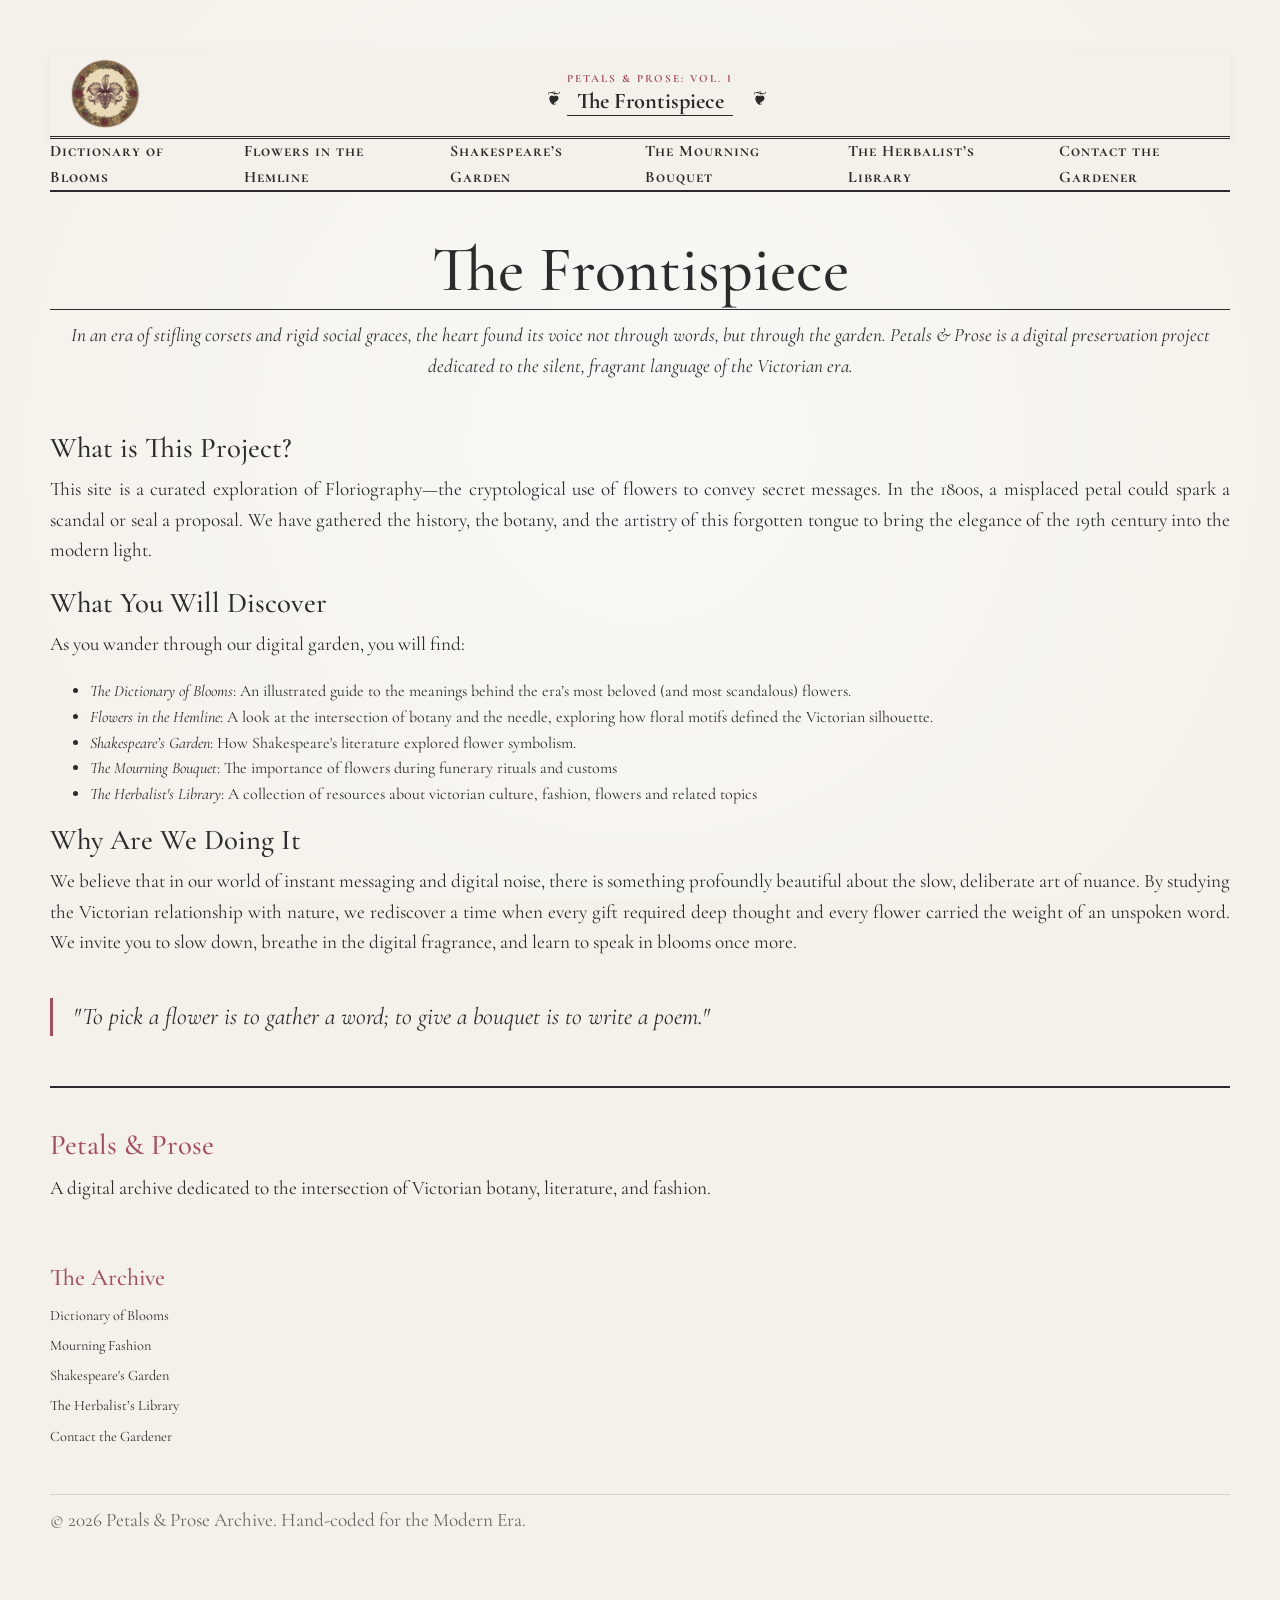
<file: index.html>
<!DOCTYPE html>
<html lang="en">

<head>
    <meta charset="UTF-8">
    <meta name="viewport" content="width=device-width, initial-scale=1.0">
    <meta name="description"
        content="Petals & Prose is a digital archive exploring Victorian floriography — the secret language of flowers used to convey hidden messages in the 19th century.">

    <title> The Frontispiece | Petals & Prose</title>

    <link rel="stylesheet" href="https://stackpath.bootstrapcdn.com/bootstrap/4.3.1/css/bootstrap.min.css"
        integrity="sha384-ggOyR0iXCbMQv3Xipma34MD+dH/1fQ784/j6cY/iJTQUOhcWr7x9JvoRxT2MZw1T" crossorigin="anonymous">

    <link href="https://fonts.googleapis.com/css2?family=Cormorant+Garamond:ital,wght@0,400;0,700;1,400&display=swap"
        rel="stylesheet">
    <link rel="stylesheet" href="./css/style.css">
    <link href="https://unpkg.com/aos@2.3.1/dist/aos.css" rel="stylesheet">

</head>

<body>
    <header class="book-header">
        <div class="header-inner">
            <a href="index.html">
                <img src="img/weblogo.png" class="nav-logo"
                    alt="Petals and Prose — a digital archive about Victorian floriography">
            </a>
            <span class="ornament"></span>
            <div class="title-group">
                <p class="series-title">Petals & Prose: Vol. I</p>
                <h1 class="main-title">The Frontispiece</h1>
            </div>
            <span class="ornament"></span>
        </div>
    </header>

    <!-- Navegación-->

    <nav class="victorian-nav">
        <ul>
            <li><a href="./pages/dictionary.html">Dictionary of Blooms</a></li>
            <li><a href="./pages/hemline.html">Flowers in the Hemline</a></li>
            <li><a href="./pages/shakespeare.html">Shakespeare’s Garden</a></li>
            <li><a href="./pages/mourning.html">The Mourning Bouquet</a></li>
            <li><a href="./pages/library.html">The Herbalist’s Library</a></li>
            <li><a href="./pages/contact.html">Contact the Gardener</a></li>
        </ul>
    </nav>

    <h1> The Frontispiece </h1>

    <p class="subtitle">
        In an era of stifling corsets and rigid social graces, the heart found its voice not through words, but through
        the garden. Petals & Prose is a digital preservation project dedicated to the silent, fragrant language of the
        Victorian era.
    </p>

    <h3>What is This Project?</h3>
    <p> This site is a curated exploration of Floriography—the cryptological use of flowers to convey secret messages.
        In
        the 1800s, a misplaced petal could spark a scandal or seal a proposal. We have gathered the history, the botany,
        and
        the artistry of this forgotten tongue to bring the elegance of the 19th century into the modern light.</p>

    <h3>What You Will Discover</h3>
    <p>As you wander through our digital garden, you will find:</p>
    <ul>
        <li><i>The Dictionary of Blooms</i>: An illustrated guide to the meanings behind the era’s most beloved (and
            most
            scandalous) flowers.</li>

        <li><i>Flowers in the Hemline</i>: A look at the intersection of botany and the needle, exploring how floral
            motifs
            defined the Victorian silhouette.</li>

        <li><i>Shakespeare’s Garden</i>: How Shakespeare's literature explored flower symbolism. </li>
        <li><i>The Mourning Bouquet</i>: The importance of flowers during funerary rituals and customs </li>
        <li><i>The Herbalist's Library</i>: A collection of resources about victorian culture, fashion, flowers and
            related
            topics </li>
    </ul>


    <h3>Why Are We Doing It</h3>
    <p>We believe that in our world of instant messaging and digital noise, there is something profoundly beautiful
        about
        the slow, deliberate art of nuance. By studying the Victorian relationship with nature, we rediscover a time
        when
        every gift required deep thought and every flower carried the weight of an unspoken word. We invite you to slow
        down, breathe in the digital fragrance, and learn to speak in blooms once more. </p>

    <blockquote> "To pick a flower is to gather a word; to give a bouquet is to write a poem."</blockquote>

    <script src="https://code.jquery.com/jquery-3.3.1.slim.min.js"
        integrity="sha384-q8i/X+965DzO0rT7abK41JStQIAqVgRVzpbzo5smXKp4YfRvH+8abtTE1Pi6jizo"
        crossorigin="anonymous"></script>
    <script src="https://cdnjs.cloudflare.com/ajax/libs/popper.js/1.14.7/umd/popper.min.js"
        integrity="sha384-UO2eT0CpHqdSJQ6hJty5KVphtPhzWj9WO1clHTMGa3JDZwrnQq4sF86dIHNDz0W1"
        crossorigin="anonymous"></script>
    <script src="https://stackpath.bootstrapcdn.com/bootstrap/4.3.1/js/bootstrap.min.js"
        integrity="sha384-JjSmVgyd0p3pXB1rRibZUAYoIIy6OrQ6VrjIEaFf/nJGzIxFDsf4x0xIM+B07jRM"
        crossorigin="anonymous"></script>
    <script src="https://unpkg.com/aos@2.3.1/dist/aos.js"></script>
    <script>
        AOS.init();
    </script>

    <!-- FOOTER -->

    <footer class="site-footer">
        <div class="footer-container">

            <div class="footer-column about">
                <h3>Petals & Prose</h3>
                <p>A digital archive dedicated to the intersection of Victorian botany, literature, and fashion.</p>
            </div>

            <div class="footer-column links">
                <h4>The Archive</h4>
                <ul>
                    <li><a href="/pages/dictionary.html">Dictionary of Blooms</a></li>
                    <li><a href="/pages/mourning.html">Mourning Fashion</a></li>
                    <li><a href="/pages/shakespeare.html">Shakespeare's Garden</a></li>
                    <li><a href="/pages/library.html">The Herbalist’s Library</a></li>
                    <li><a href="/pages/contact.html">Contact the Gardener</a></li>


                </ul>
            </div>

        </div>

        <div class="footer-bottom">
            <p>&copy; 2026 Petals & Prose Archive. Hand-coded for the Modern Era.</p>
        </div>
    </footer>

</body>

</html>
</file>
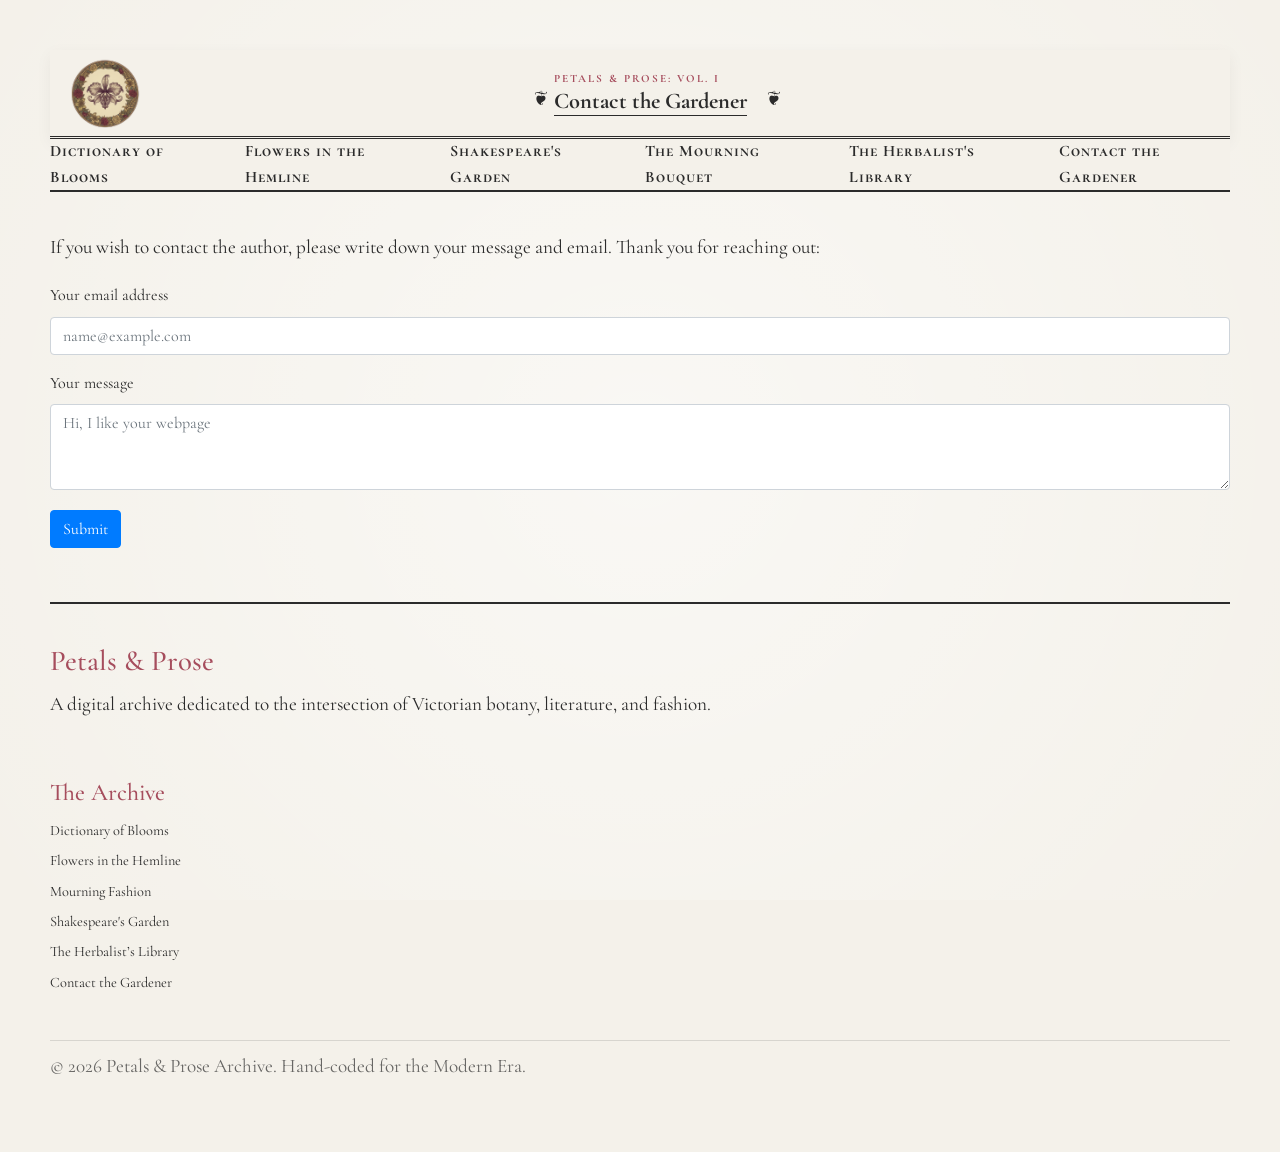
<file: pages/contact.html>
<!DOCTYPE html>
<html lang="en">

<head>
    <meta charset="UTF-8">
    <meta name="viewport" content="width=device-width, initial-scale=1.0">
    <meta name="description"
        content="Contact the curator of Petals & Prose — a digital archive dedicated to Victorian floriography, botany, and fashion history.">

    <title>Contact the Gardener | Petals & Prose</title>

    <link href="https://fonts.googleapis.com/css2?family=Cormorant+Garamond:ital,wght@0,400;0,700;1,400&display=swap"
        rel="stylesheet">

    <link rel="stylesheet" href="https://stackpath.bootstrapcdn.com/bootstrap/4.3.1/css/bootstrap.min.css"
        integrity="sha384-ggOyR0iXCbMQv3Xipma34MD+dH/1fQ784/j6cY/iJTQUOhcWr7x9JvoRxT2MZw1T" crossorigin="anonymous">

    <link rel="stylesheet" href="../css/style.css">

</head>

<body>
    <!-- Header decorado + imagen de logo (con link al index)-->
    <header class="book-header">
        <div class="header-inner">
            <a href="../index.html">
                <img src="../img/weblogo.png" alt="Petals and Prose — a digital archive of Victorian floriography"
                    class="nav-logo">
            </a>
            <span class="ornament"></span>
            <div class="title-group">
                <p class="series-title">Petals & Prose: Vol. I</p>
                <h1 class="main-title"> Contact the Gardener </h1>
            </div>
            <span class="ornament"></span>
        </div>
    </header>

    <!-- Navegación -->

    <nav class="victorian-nav">
        <ul>
            <li><a href="./dictionary.html">Dictionary of Blooms</a> </li>
            <li><a href="./hemline.html">Flowers in the Hemline</a></li>
            <li><a href="./shakespeare.html">Shakespeare's Garden</a></li>
            <li><a href="./mourning.html">The Mourning Bouquet</a></li>
            <li><a href="./library.html">The Herbalist's Library</a></li>
            <li><a href="./contact.html">Contact the Gardener</a></li>
        </ul>
    </nav>

    <p> If you wish to contact the author, please write down your message and email. Thank you for reaching out:
    </p>

    <!-- FORMULARIO BOOTSTRAP -->
    <form>
        <div class="form-group">
            <label for="exampleFormControlInput1">Your email address</label>
            <input type="email" class="form-control" id="exampleFormControlInput1" placeholder="name@example.com">
        </div>

        <div class="form-group">
            <label for="exampleFormControlTextarea1">Your message</label>
            <textarea class="form-control" id="exampleFormControlTextarea1" rows="3"
                placeholder="Hi, I like your webpage"></textarea>
        </div>
        <button type="submit" class="btn btn-primary my-1">Submit</button>

    </form>
    <script src="https://code.jquery.com/jquery-3.3.1.slim.min.js"
        integrity="sha384-q8i/X+965DzO0rT7abK41JStQIAqVgRVzpbzo5smXKp4YfRvH+8abtTE1Pi6jizo"
        crossorigin="anonymous"></script>
    <script src="https://cdnjs.cloudflare.com/ajax/libs/popper.js/1.14.7/umd/popper.min.js"
        integrity="sha384-UO2eT0CpHqdSJQ6hJty5KVphtPhzWj9WO1clHTMGa3JDZwrnQq4sF86dIHNDz0W1"
        crossorigin="anonymous"></script>
    <script src="https://stackpath.bootstrapcdn.com/bootstrap/4.3.1/js/bootstrap.min.js"
        integrity="sha384-JjSmVgyd0p3pXB1rRibZUAYoIIy6OrQ6VrjIEaFf/nJGzIxFDsf4x0xIM+B07jRM"
        crossorigin="anonymous"></script>


    <!--Footer victoriano-->

    <footer class="site-footer">
        <div class="footer-container">

            <div class="footer-column about">
                <h3>Petals & Prose</h3>
                <p>A digital archive dedicated to the intersection of Victorian botany, literature, and fashion.</p>
            </div>

            <div class="footer-column links">
                <h4>The Archive</h4>
                <ul>
                    <li><a href="./dictionary.html">Dictionary of Blooms</a></li>
                    <li><a href="./hemline.html"> Flowers in the Hemline </a></li>
                    <li><a href="./mourning.html">Mourning Fashion</a></li>
                    <li><a href="./shakespeare.html">Shakespeare's Garden</a></li>
                    <li><a href="./library.html">The Herbalist’s Library</a></li>
                    <li><a href="./contact.html">Contact the Gardener</a></li>


                </ul>
            </div>
        </div>

        <div class="footer-bottom">
            <p>&copy; 2026 Petals & Prose Archive. Hand-coded for the Modern Era.</p>
        </div>
    </footer>
</body>

</html>
</file>
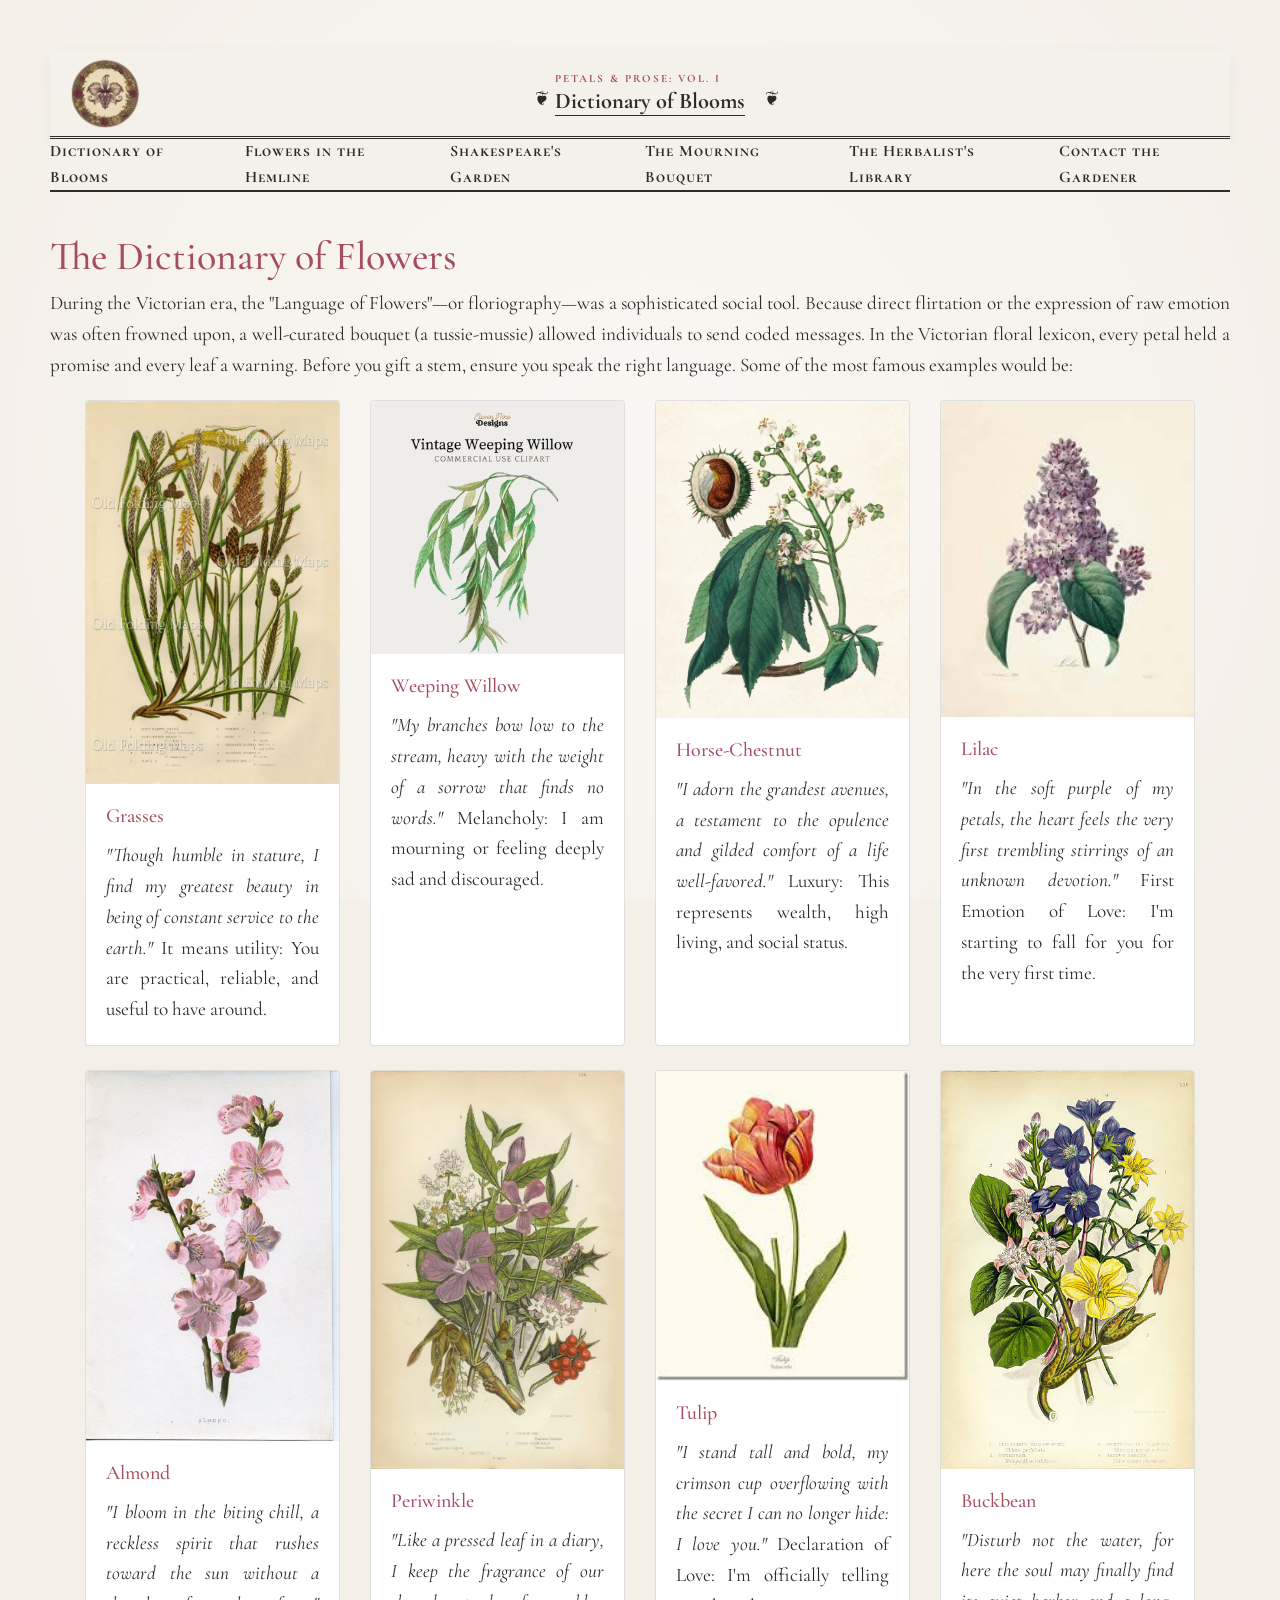
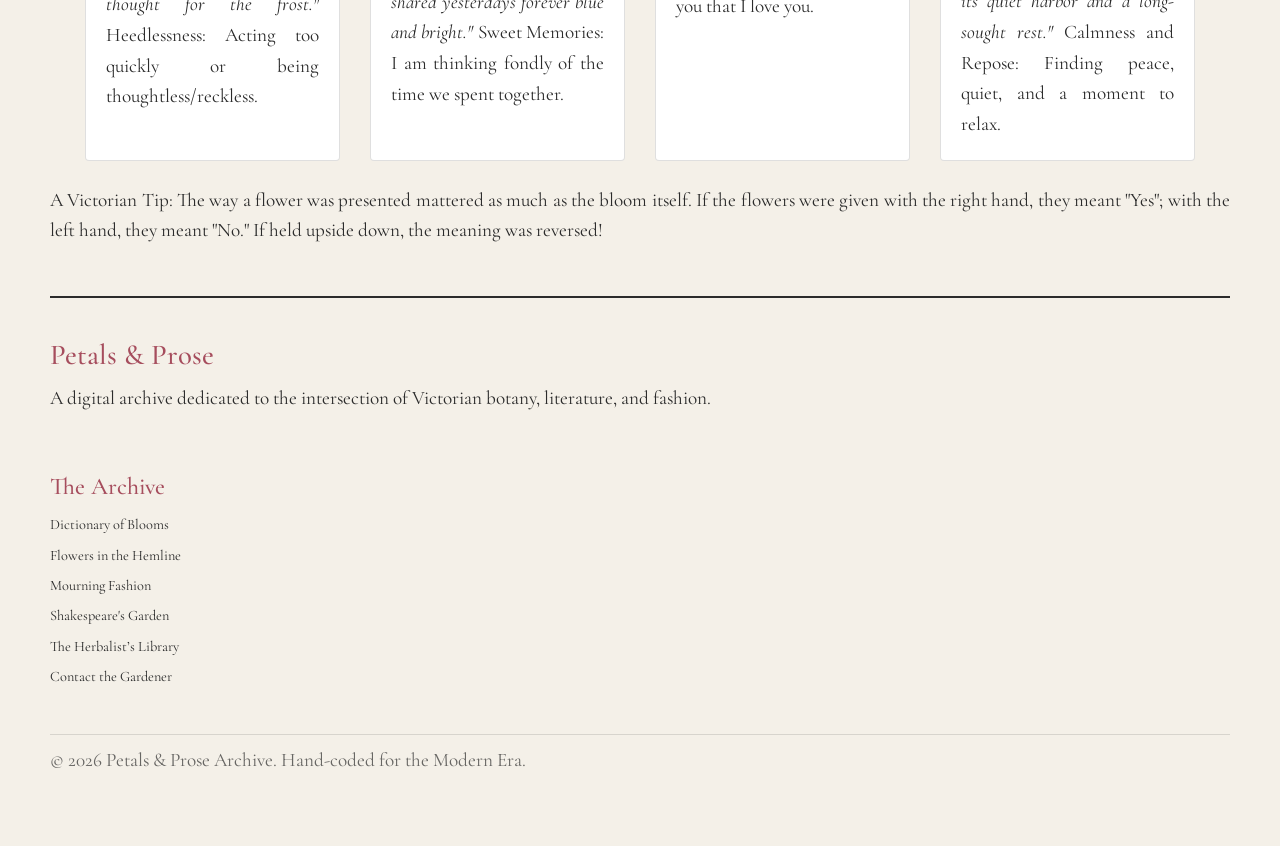
<file: pages/dictionary.html>
<!DOCTYPE html>
<html lang="en">

<head>
    <meta charset="UTF-8">
    <meta name="viewport" content="width=device-width, initial-scale=1.0">
    <meta name="description"
        content="Explore the Victorian Dictionary of Blooms — an illustrated guide to the secret meanings behind flowers used in 19th century floriography.">

    <title>Dictionary of Blooms | Petals & Prose</title>

    <link rel="stylesheet" href="https://stackpath.bootstrapcdn.com/bootstrap/4.3.1/css/bootstrap.min.css"
        integrity="sha384-ggOyR0iXCbMQv3Xipma34MD+dH/1fQ784/j6cY/iJTQUOhcWr7x9JvoRxT2MZw1T" crossorigin="anonymous">

    <link href="https://fonts.googleapis.com/css2?family=Cormorant+Garamond:ital,wght@0,400;0,700;1,400&display=swap"
        rel="stylesheet">

    <link rel="stylesheet" href="../css/style.css">

</head>

<body class="page-dictionary">

    <!-- Header decorado + imagen de logo (con link al index)-->
    <header class="book-header">
        <div class="header-inner">
            <a href="../index.html">
                <img src="../img/weblogo.png" alt="Petals and Prose — a digital archive of Victorian floriography"
                    class="nav-logo">
            </a>
            <span class="ornament"></span>
            <div class="title-group">
                <p class="series-title">Petals & Prose: Vol. I</p>
                <h1 class="main-title">Dictionary of Blooms</h1>
            </div>
            <span class="ornament"></span>
        </div>
    </header>

    <!-- Navegación -->
    <nav class="victorian-nav">
        <ul>
            <li><a href="./dictionary.html">Dictionary of Blooms</a> </li>
            <li><a href="./hemline.html">Flowers in the Hemline</a></li>
            <li><a href="./shakespeare.html">Shakespeare's Garden</a></li>
            <li><a href="./mourning.html">The Mourning Bouquet</a></li>
            <li><a href="./library.html">The Herbalist's Library</a></li>
            <li><a href="./contact.html">Contact the Gardener</a></li>
        </ul>
    </nav>
    <main>
        <h2> The Dictionary of Flowers </h2>
        <p>
            During the Victorian era, the "Language of Flowers"—or floriography—was a sophisticated social tool. Because
            direct flirtation or the expression of raw emotion was often frowned upon, a well-curated bouquet (a
            tussie-mussie) allowed individuals to send coded messages.
            In the Victorian floral lexicon, every petal held a promise and every leaf a warning. Before you gift a
            stem,
            ensure you speak the right language. Some of the most famous examples would be:
        </p>

        <!-- BOOTSTRAP CARD GRID -->
        <div class="container">
            <div class="row">
                <div class="col-sm-6 col-md-4 col-lg-3 mb-4">
                    <div class="card h-100">
                        <img src="../img/grass.png" class="card-img-top"
                            alt="Illustration of grasses, symbolising utility in Victorian floriography">
                        <div class="card-body">
                            <h5 class="card-title">Grasses</h5>
                            <p class="card-text"><i>"Though humble in stature, I find my greatest beauty in being of
                                    constant
                                    service to
                                    the earth."</i> It means utility: You are practical, reliable, and useful to have
                                around.
                            </p>
                        </div>
                    </div>
                </div>


                <div class="col-sm-6 col-md-4 col-lg-3 mb-4">
                    <div class="card h-100">
                        <img src="../img/willow.png" class="card-img-top"
                            alt="Illustration of a weeping willow, symbolising melancholy in Victorian floriography">
                        <div class="card-body">
                            <h5 class="card-title">Weeping Willow</h5>
                            <p class="card-text"><i>"My branches bow low to the stream, heavy with the weight of a
                                    sorrow
                                    that
                                    finds no
                                    words."</i> Melancholy: I am mourning or feeling deeply sad and discouraged.</p>
                        </div>
                    </div>
                </div>

                <div class="col-sm-6 col-md-4 col-lg-3 mb-4">
                    <div class="card h-100">
                        <img src="../img/horsechest.png" class="card-img-top"
                            alt="Illustration of a horse-chestnut, symbolising luxury in Victorian floriography">
                        <div class="card-body">
                            <h5 class="card-title">Horse-Chestnut</h5>
                            <p class="card-text"><i>"I adorn the grandest avenues, a testament to the opulence and
                                    gilded
                                    comfort of a
                                    life well-favored."</i> Luxury: This represents wealth, high living, and social
                                status.
                            </p>
                        </div>
                    </div>
                </div>

                <div class="col-sm-6 col-md-4 col-lg-3 mb-4">
                    <div class="card h-100">
                        <img src="../img/lilacs.jpg" class="card-img-top"
                            alt="Illustration of lilac flowers, symbolising first love in Victorian floriography">
                        <div class="card-body">
                            <h5 class="card-title">Lilac</h5>
                            <p class="card-text"><i>"In the soft purple of my petals, the heart feels the very first
                                    trembling
                                    stirrings
                                    of an unknown devotion."</i> First Emotion of Love: I'm starting to fall for you for
                                the
                                very first
                                time.</p>
                        </div>
                    </div>
                </div>

                <div class="col-sm-6 col-md-4 col-lg-3 mb-4">
                    <div class="card h-100">
                        <img src="../img/almond.jpg" class="card-img-top"
                            alt="Illustration of an almond blossom, symbolising heedlessness in Victorian floriography">
                        <div class="card-body">
                            <h5 class="card-title">Almond</h5>
                            <p class="card-text"><i>"I bloom in the biting chill, a reckless spirit that rushes toward
                                    the
                                    sun
                                    without a
                                    thought for the frost."</i> Heedlessness: Acting too quickly or being
                                thoughtless/reckless.
                            </p>
                        </div>
                    </div>
                </div>

                <div class="col-sm-6 col-md-4 col-lg-3 mb-4">
                    <div class="card h-100">
                        <img src="../img/periwinkle.png" class="card-img-top"
                            alt="Illustration of periwinkle flowers, symbolising sweet memories in Victorian floriography">
                        <div class="card-body">
                            <h5 class="card-title">Periwinkle</h5>
                            <p class="card-text"><i>"Like a pressed leaf in a diary, I keep the fragrance of our shared
                                    yesterdays
                                    forever blue and bright."</i> Sweet Memories: I am thinking fondly of the time we
                                spent
                                together.</p>
                        </div>
                    </div>
                </div>

                <div class="col-sm-6 col-md-4 col-lg-3 mb-4">
                    <div class="card h-100">
                        <img src="../img/tulip.jpg" class="card-img-top"
                            alt="Illustration of a red tulip, symbolising a declaration of love in Victorian floriography">
                        <div class="card-body">
                            <h5 class="card-title">Tulip</h5>
                            <p class="card-text"><i>"I stand tall and bold, my crimson cup overflowing with the secret I
                                    can
                                    no
                                    longer hide: I love you."</i> Declaration of Love: I'm officially telling you that I
                                love
                                you.</p>
                        </div>
                    </div>
                </div>

                <div class="col-sm-6 col-md-4 col-lg-3 mb-4">
                    <div class="card h-100">
                        <img src="../img/buckbean.jpg" class="card-img-top"
                            alt="Illustration of buckbean flowers, symbolising calmness in Victorian floriography">
                        <div class="card-body">
                            <h5 class="card-title">Buckbean</h5>
                            <p class="card-text"><i>"Disturb not the water, for here the soul may finally find its quiet
                                    harbor
                                    and a
                                    long-sought rest."</i> Calmness and Repose: Finding peace, quiet, and a moment to
                                relax.
                            </p>
                        </div>
                    </div>
                </div>
            </div>
        </div>

        <p>
            A Victorian Tip: The way a flower was presented mattered as much as the bloom itself. If the flowers
            were given with the right hand, they meant "Yes"; with the left hand, they meant "No." If held upside down,
            the
            meaning
            was reversed!
        </p>
    </main>

    <script src="https://code.jquery.com/jquery-3.3.1.slim.min.js"
        integrity="sha384-q8i/X+965DzO0rT7abK41JStQIAqVgRVzpbzo5smXKp4YfRvH+8abtTE1Pi6jizo"
        crossorigin="anonymous"></script>
    <script src="https://cdnjs.cloudflare.com/ajax/libs/popper.js/1.14.7/umd/popper.min.js"
        integrity="sha384-UO2eT0CpHqdSJQ6hJty5KVphtPhzWj9WO1clHTMGa3JDZwrnQq4sF86dIHNDz0W1"
        crossorigin="anonymous"></script>
    <script src="https://stackpath.bootstrapcdn.com/bootstrap/4.3.1/js/bootstrap.min.js"
        integrity="sha384-JjSmVgyd0p3pXB1rRibZUAYoIIy6OrQ6VrjIEaFf/nJGzIxFDsf4x0xIM+B07jRM"
        crossorigin="anonymous"></script>


    <!--Footer victoriano-->
    <footer class="site-footer">
        <div class="footer-container">

            <div class="footer-column about">
                <h3>Petals & Prose</h3>
                <p>A digital archive dedicated to the intersection of Victorian botany, literature, and fashion.</p>
            </div>

            <div class="footer-column links">
                <h4>The Archive</h4>
                <ul>
                    <li><a href="./dictionary.html">Dictionary of Blooms</a></li>
                    <li><a href="./hemline.html"> Flowers in the Hemline </a></li>
                    <li><a href="./mourning.html">Mourning Fashion</a></li>
                    <li><a href="./shakespeare.html">Shakespeare's Garden</a></li>
                    <li><a href="./library.html">The Herbalist’s Library</a></li>
                    <li><a href="./contact.html">Contact the Gardener</a></li>


                </ul>
            </div>
        </div>

        <div class="footer-bottom">
            <p>&copy; 2026 Petals & Prose Archive. Hand-coded for the Modern Era.</p>
        </div>
    </footer>
</body>

</html>
</file>
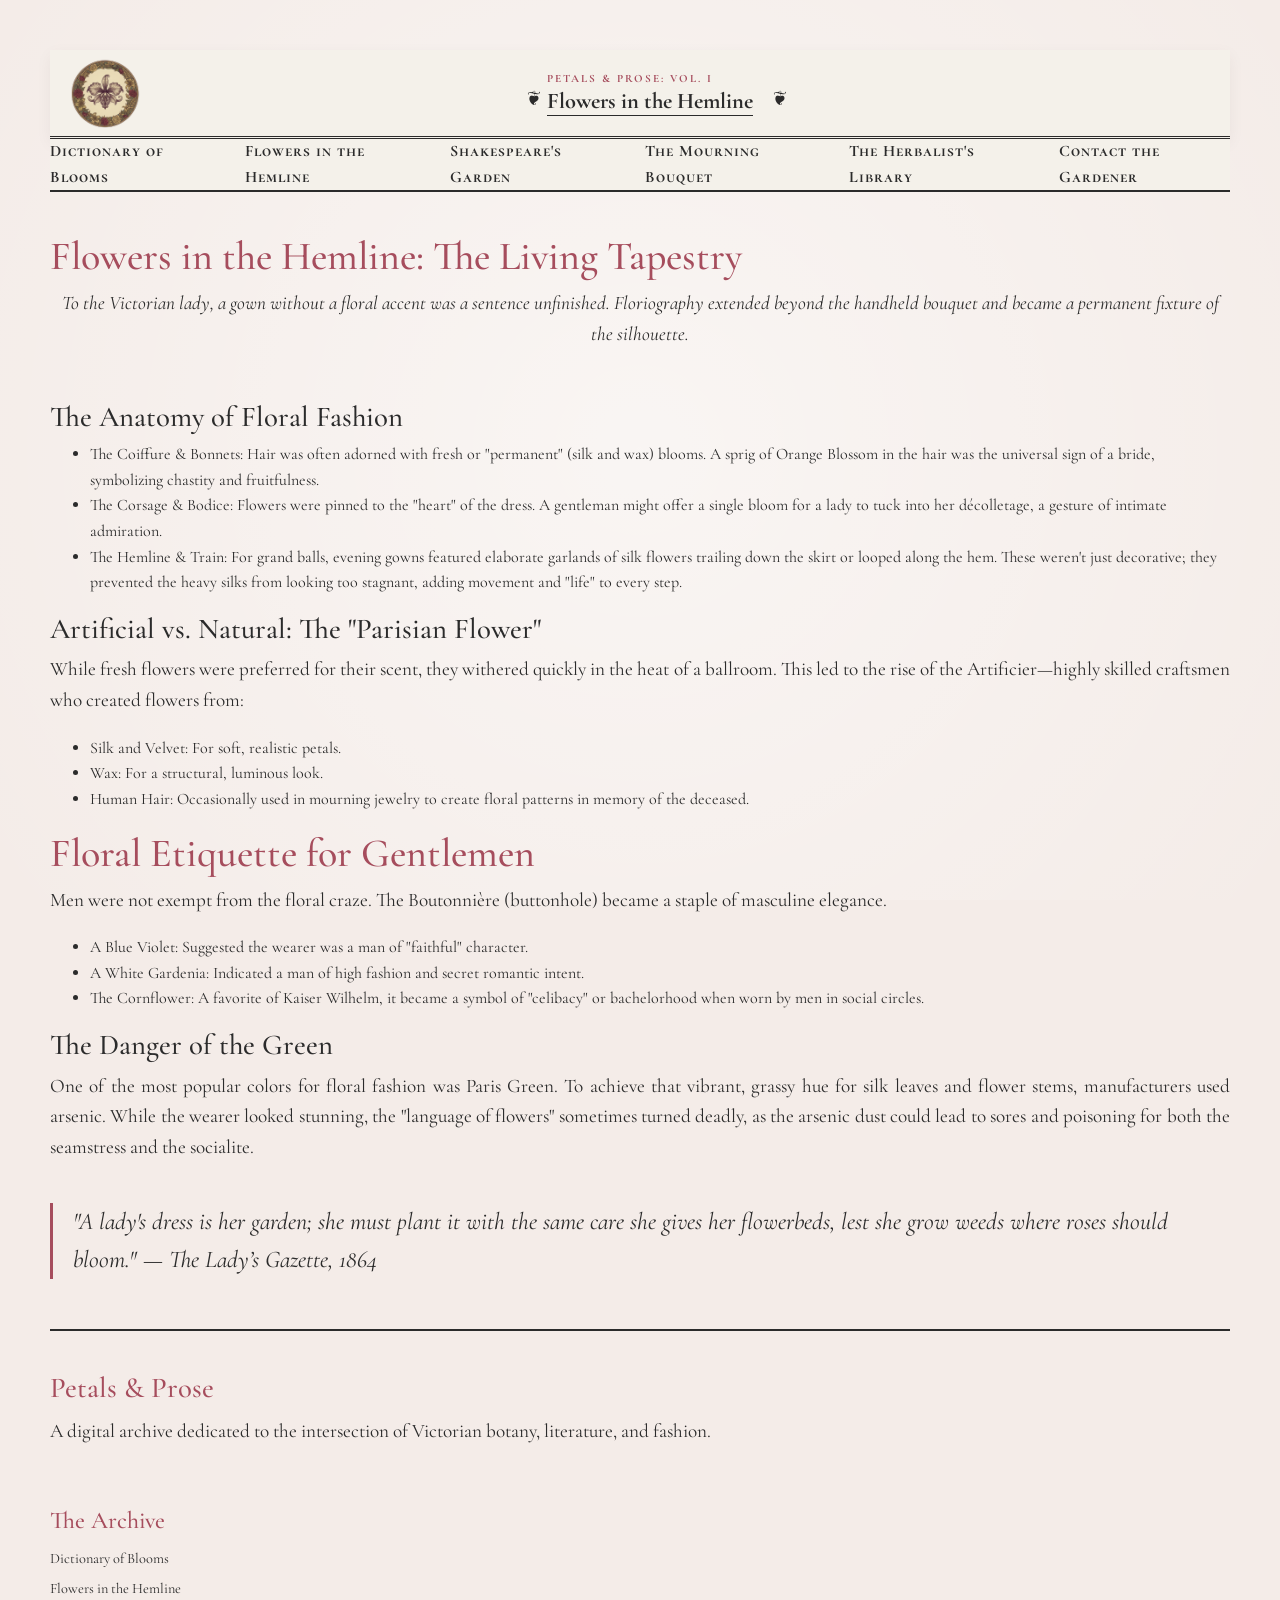
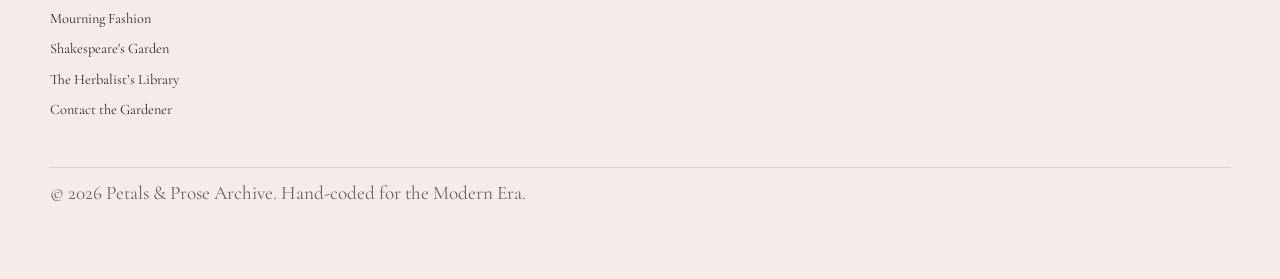
<file: pages/hemline.html>
<!DOCTYPE html>
<html lang="en">


<head>
    <meta charset="UTF-8">
    <meta name="viewport" content="width=device-width, initial-scale=1.0">
    <meta name="description"
        content="Discover how Victorian women used floral motifs in fashion — from silk corsages to arsenic-dyed hemlines — and the hidden language sewn into every gown.">

    <title>Flowers in the Hemline | Petals & Prose</title>

    <link href="https://fonts.googleapis.com/css2?family=Cormorant+Garamond:ital,wght@0,400;0,700;1,400&display=swap"
        rel="stylesheet">

    <link rel="stylesheet" href="https://stackpath.bootstrapcdn.com/bootstrap/4.3.1/css/bootstrap.min.css"
        integrity="sha384-ggOyR0iXCbMQv3Xipma34MD+dH/1fQ784/j6cY/iJTQUOhcWr7x9JvoRxT2MZw1T" crossorigin="anonymous">

    <link rel="stylesheet" href="../css/style.css">

</head>

<body class="page-hemline">
    <!-- Header decorado + imagen de logo (con link al index)-->
    <header class="book-header">
        <div class="header-inner">
            <a href="../index.html">
                <img src="../img/weblogo.png" alt="Petals and Prose — a digital archive of Victorian floriography"
                    class="nav-logo">
            </a>
            <span class="ornament"></span>
            <div class="title-group">
                <p class="series-title">Petals & Prose: Vol. I</p>
                <h1 class="main-title">Flowers in the Hemline</h1>
            </div>
            <span class="ornament"></span>
        </div>
    </header>

    <!-- Navegación -->
    <nav class="victorian-nav">
        <ul>
            <li><a href="./dictionary.html">Dictionary of Blooms</a> </li>
            <li><a href="./hemline.html">Flowers in the Hemline</a></li>
            <li><a href="./shakespeare.html">Shakespeare's Garden</a></li>
            <li><a href="./mourning.html">The Mourning Bouquet</a></li>
            <li><a href="./library.html">The Herbalist's Library</a></li>
            <li><a href="./contact.html">Contact the Gardener</a></li>
        </ul>
    </nav>

    <main>

        <section>
            <h2> Flowers in the Hemline: The Living Tapestry</h2>

            <p class="subtitle"> To the Victorian lady, a gown without a floral accent was a sentence unfinished.
                Floriography extended
                beyond the handheld bouquet and became a permanent fixture of the silhouette. </p>

            <h3> The Anatomy of Floral Fashion </h3>
            <ul>
                <li>The Coiffure & Bonnets: Hair was often adorned with fresh or "permanent" (silk and wax) blooms.
                    A sprig of Orange Blossom in the hair was the universal sign of a bride, symbolizing chastity and
                    fruitfulness.
                </li>

                <li>The Corsage & Bodice: Flowers were pinned to the "heart" of the dress. A gentleman might offer a
                    single
                    bloom for a lady to tuck into her décolletage, a gesture of intimate admiration.</li>

                <li>The Hemline & Train: For grand balls, evening gowns featured elaborate garlands of silk flowers
                    trailing
                    down the skirt or looped along the hem. These weren't just decorative; they prevented the heavy
                    silks from
                    looking too stagnant, adding movement and "life" to every step.</li>
            </ul>

            <h3>Artificial vs. Natural: The "Parisian Flower"</h3>
            <p>While fresh flowers were preferred for their scent, they withered quickly in the heat of a ballroom.
                This led to the rise of the Artificier—highly skilled craftsmen who created flowers from:</p>


            <ul>
                <li> Silk and Velvet: For soft, realistic petals.</li>

                <li> Wax: For a structural, luminous look.</li>

                <li>Human Hair: Occasionally used in mourning jewelry to create floral patterns in memory of the
                    deceased.</li>
            </ul>




            <h2> Floral Etiquette for Gentlemen</h2>
            <p>Men were not exempt from the floral craze. The Boutonnière (buttonhole) became a staple of masculine
                elegance.</p>
            <ul>
                <li> A Blue Violet: Suggested the wearer was a man of "faithful" character.</li>

                <li>A White Gardenia: Indicated a man of high fashion and secret romantic intent.</li>

                <li> The Cornflower: A favorite of Kaiser Wilhelm, it became a symbol of "celibacy" or bachelorhood
                    when
                    worn by
                    men in social circles.</li>
            </ul>

            <aside>
                <h3> The Danger of the Green</h3>
                <p> One of the most popular colors for floral fashion was Paris Green. To achieve that vibrant, grassy
                    hue
                    for
                    silk leaves and flower stems, manufacturers used arsenic. While the wearer looked stunning, the
                    "language of
                    flowers" sometimes turned deadly, as the arsenic dust could lead to sores and poisoning for both the
                    seamstress and the socialite.</p>

                <blockquote> "A lady's dress is her garden; she must plant it with the same care she gives her
                    flowerbeds,
                    lest
                    she
                    grow
                    weeds where roses should bloom." — The Lady’s Gazette, 1864 </blockquote>
            </aside>
        </section>

    </main>


    <!--Footer victoriano-->
    <footer class="site-footer">
        <div class="footer-container">

            <div class="footer-column about">
                <h3>Petals & Prose</h3>
                <p>A digital archive dedicated to the intersection of Victorian botany, literature, and fashion.</p>
            </div>

            <div class="footer-column links">
                <h4>The Archive</h4>
                <ul>
                    <li><a href="./dictionary.html">Dictionary of Blooms</a></li>
                    <li><a href="./hemline.html"> Flowers in the Hemline </a></li>
                    <li><a href="./mourning.html">Mourning Fashion</a></li>
                    <li><a href="./shakespeare.html">Shakespeare's Garden</a></li>
                    <li><a href="./library.html">The Herbalist’s Library</a></li>
                    <li><a href="./contact.html">Contact the Gardener</a></li>


                </ul>
            </div>
        </div>

        <div class="footer-bottom">
            <p>&copy; 2026 Petals & Prose Archive. Hand-coded for the Modern Era.</p>
        </div>
    </footer>
    <script src="https://code.jquery.com/jquery-3.3.1.slim.min.js"
        integrity="sha384-q8i/X+965DzO0rT7abK41JStQIAqVgRVzpbzo5smXKp4YfRvH+8abtTE1Pi6jizo"
        crossorigin="anonymous"></script>
    <script src="https://cdnjs.cloudflare.com/ajax/libs/popper.js/1.14.7/umd/popper.min.js"
        integrity="sha384-UO2eT0CpHqdSJQ6hJty5KVphtPhzWj9WO1clHTMGa3JDZwrnQq4sF86dIHNDz0W1"
        crossorigin="anonymous"></script>
    <script src="https://stackpath.bootstrapcdn.com/bootstrap/4.3.1/js/bootstrap.min.js"
        integrity="sha384-JjSmVgyd0p3pXB1rRibZUAYoIIy6OrQ6VrjIEaFf/nJGzIxFDsf4x0xIM+B07jRM"
        crossorigin="anonymous"></script>
</body>

</html>
</file>
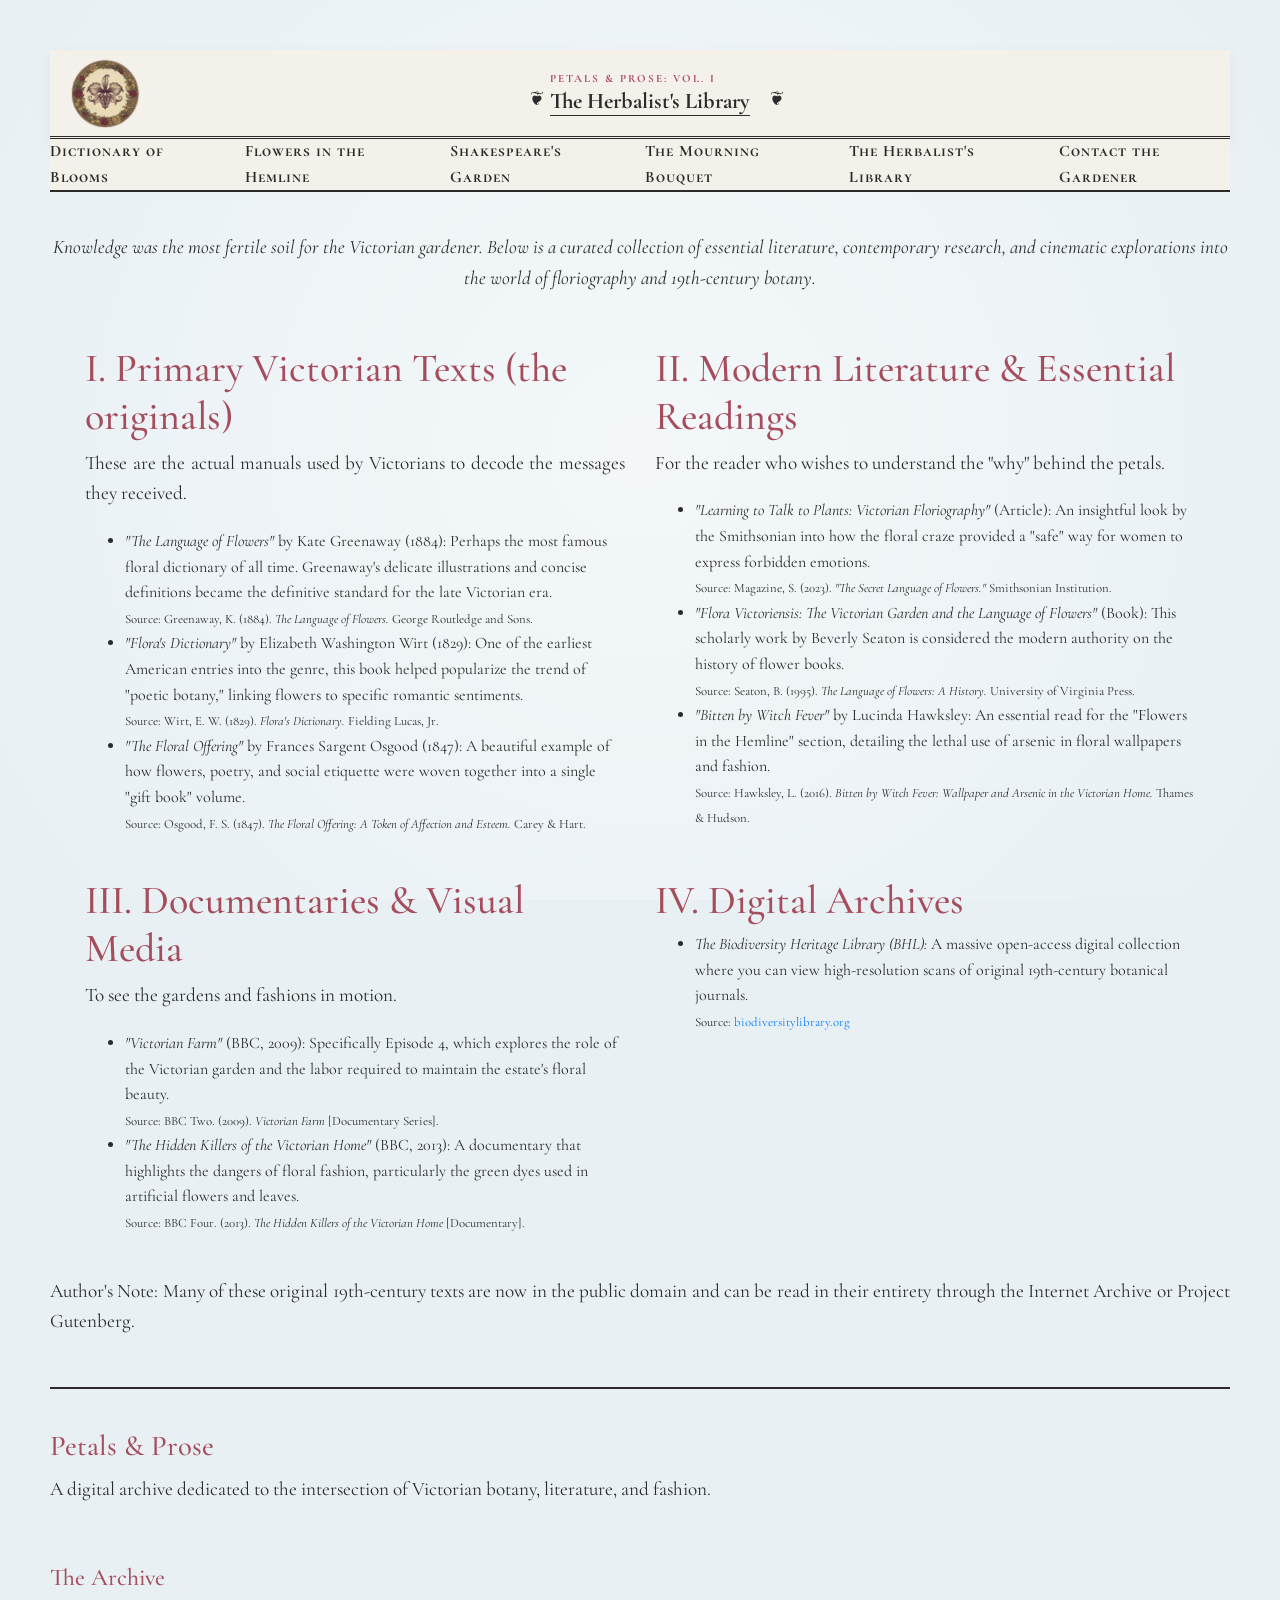
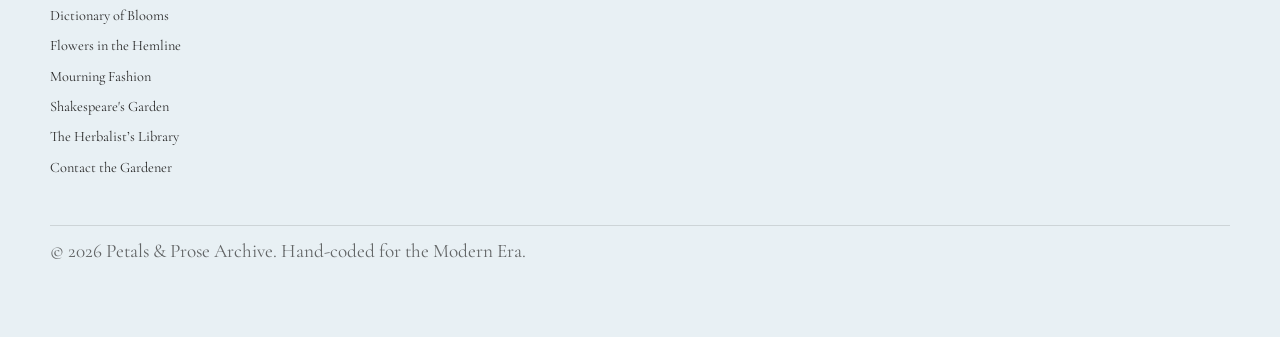
<file: pages/library.html>
<!DOCTYPE html>
<html lang="en">

<head>
    <meta charset="UTF-8">
    <meta name="viewport" content="width=device-width, initial-scale=1.0">
    <meta name="description"
        content="A curated reading list of essential Victorian texts, modern scholarship, documentaries, and digital archives about floriography and 19th-century botany.">

    <title>The Herbalist's Library | Petals & Prose</title>

    <link href="https://fonts.googleapis.com/css2?family=Cormorant+Garamond:ital,wght@0,400;0,700;1,400&display=swap"
        rel="stylesheet">

    <link rel="stylesheet" href="https://stackpath.bootstrapcdn.com/bootstrap/4.3.1/css/bootstrap.min.css"
        integrity="sha384-ggOyR0iXCbMQv3Xipma34MD+dH/1fQ784/j6cY/iJTQUOhcWr7x9JvoRxT2MZw1T" crossorigin="anonymous">

    <link rel="stylesheet" href="../css/style.css">

</head>

<body class="page-library">
    <!-- Header decorado + imagen de logo (con link al index)-->
    <header class="book-header">
        <div class="header-inner">
            <a href="../index.html">
                <img src="../img/weblogo.png" alt="Petals and Prose — a digital archive of Victorian floriography"
                    class="nav-logo">
            </a>
            <span class="ornament"></span>
            <div class="title-group">
                <p class="series-title">Petals & Prose: Vol. I</p>
                <h1 class="main-title">The Herbalist's Library</h1>
            </div>
            <span class="ornament"></span>
        </div>
    </header>

    <!-- Navegación -->
    <nav class="victorian-nav">
        <ul>
            <li><a href="./dictionary.html">Dictionary of Blooms</a> </li>
            <li><a href="./hemline.html">Flowers in the Hemline</a></li>
            <li><a href="./shakespeare.html">Shakespeare's Garden</a></li>
            <li><a href="./mourning.html">The Mourning Bouquet</a></li>
            <li><a href="./library.html">The Herbalist's Library</a></li>
            <li><a href="./contact.html">Contact the Gardener</a></li>
        </ul>
    </nav>

    <main>
        <p class="subtitle">
            Knowledge was the most fertile soil for the Victorian gardener. Below is a curated collection of essential
            literature, contemporary research, and cinematic explorations into the world of floriography and
            19th-century botany.
        </p>

        <div class="container">
            <div class="row">

                <div class="col-md-6 mb-4">
                    <h2>I. Primary Victorian Texts (the originals)</h2>
                    <p>These are the actual manuals used by Victorians to decode the messages they received.</p>
                    <ul>
                        <li>
                            <i>"The Language of Flowers"</i> by Kate Greenaway (1884): Perhaps the most famous floral
                            dictionary of all time.
                            Greenaway's delicate illustrations and concise definitions became the definitive standard
                            for the late Victorian era.
                            <br><small>Source: Greenaway, K. (1884). <i>The Language of Flowers.</i> George Routledge
                                and Sons.</small>
                        </li>
                        <li>
                            <i>"Flora's Dictionary"</i> by Elizabeth Washington Wirt (1829): One of the earliest
                            American entries into the genre,
                            this book helped popularize the trend of "poetic botany," linking flowers to specific
                            romantic sentiments.
                            <br><small>Source: Wirt, E. W. (1829). <i>Flora's Dictionary.</i> Fielding Lucas,
                                Jr.</small>
                        </li>
                        <li>
                            <i>"The Floral Offering"</i> by Frances Sargent Osgood (1847): A beautiful example of how
                            flowers, poetry,
                            and social etiquette were woven together into a single "gift book" volume.
                            <br><small>Source: Osgood, F. S. (1847). <i>The Floral Offering: A Token of Affection and
                                    Esteem.</i> Carey & Hart.</small>
                        </li>
                    </ul>
                </div>

                <div class="col-md-6 mb-4">
                    <h2>II. Modern Literature & Essential Readings</h2>
                    <p>For the reader who wishes to understand the "why" behind the petals.</p>
                    <ul>
                        <li>
                            <i>"Learning to Talk to Plants: Victorian Floriography"</i> (Article): An insightful look by
                            the Smithsonian
                            into how the floral craze provided a "safe" way for women to express forbidden emotions.
                            <br><small>Source: Magazine, S. (2023). <i>"The Secret Language of Flowers."</i> Smithsonian
                                Institution.</small>
                        </li>
                        <li>
                            <i>"Flora Victoriensis: The Victorian Garden and the Language of Flowers"</i> (Book): This
                            scholarly work by
                            Beverly Seaton is considered the modern authority on the history of flower books.
                            <br><small>Source: Seaton, B. (1995). <i>The Language of Flowers: A History.</i> University
                                of Virginia Press.</small>
                        </li>
                        <li>
                            <i>"Bitten by Witch Fever"</i> by Lucinda Hawksley: An essential read for the "Flowers in
                            the Hemline" section,
                            detailing the lethal use of arsenic in floral wallpapers and fashion.
                            <br><small>Source: Hawksley, L. (2016). <i>Bitten by Witch Fever: Wallpaper and Arsenic in
                                    the Victorian Home.</i> Thames & Hudson.</small>
                        </li>
                    </ul>
                </div>

                <div class="col-md-6 mb-4">
                    <h2>III. Documentaries & Visual Media</h2>
                    <p>To see the gardens and fashions in motion.</p>
                    <ul>
                        <li>
                            <i>"Victorian Farm"</i> (BBC, 2009): Specifically Episode 4, which explores the role of the
                            Victorian garden
                            and the labor required to maintain the estate's floral beauty.
                            <br><small>Source: BBC Two. (2009). <i>Victorian Farm</i> [Documentary Series].</small>
                        </li>
                        <li>
                            <i>"The Hidden Killers of the Victorian Home"</i> (BBC, 2013): A documentary that highlights
                            the dangers of
                            floral fashion, particularly the green dyes used in artificial flowers and leaves.
                            <br><small>Source: BBC Four. (2013). <i>The Hidden Killers of the Victorian Home</i>
                                [Documentary].</small>
                        </li>
                    </ul>
                </div>

                <div class="col-md-6 mb-4">
                    <h2>IV. Digital Archives</h2>
                    <ul>
                        <li>
                            <i>The Biodiversity Heritage Library (BHL):</i> A massive open-access digital collection
                            where you can view
                            high-resolution scans of original 19th-century botanical journals.
                            <br><small>Source: <a href="https://www.biodiversitylibrary.org"
                                    target="_blank">biodiversitylibrary.org</a></small>
                        </li>
                    </ul>
                </div>

            </div>
        </div>

        <aside>
            <p>Author's Note: Many of these original 19th-century texts are now in the public domain and can be read in
                their entirety through the Internet Archive or Project Gutenberg.</p>
        </aside>
    </main>
    <!--Footer victoriano-->
    <footer class="site-footer">
        <div class="footer-container">

            <div class="footer-column about">
                <h3>Petals & Prose</h3>
                <p>A digital archive dedicated to the intersection of Victorian botany, literature, and fashion.</p>
            </div>

            <div class="footer-column links">
                <h4>The Archive</h4>
                <ul>
                    <li><a href="./dictionary.html">Dictionary of Blooms</a></li>
                    <li><a href="./hemline.html"> Flowers in the Hemline </a></li>
                    <li><a href="./mourning.html">Mourning Fashion</a></li>
                    <li><a href="./shakespeare.html">Shakespeare's Garden</a></li>
                    <li><a href="./library.html">The Herbalist’s Library</a></li>
                    <li><a href="./contact.html">Contact the Gardener</a></li>


                </ul>
            </div>
        </div>

        <div class="footer-bottom">
            <p>&copy; 2026 Petals & Prose Archive. Hand-coded for the Modern Era.</p>
        </div>
    </footer>
    <script src="https://code.jquery.com/jquery-3.3.1.slim.min.js"
        integrity="sha384-q8i/X+965DzO0rT7abK41JStQIAqVgRVzpbzo5smXKp4YfRvH+8abtTE1Pi6jizo"
        crossorigin="anonymous"></script>
    <script src="https://cdnjs.cloudflare.com/ajax/libs/popper.js/1.14.7/umd/popper.min.js"
        integrity="sha384-UO2eT0CpHqdSJQ6hJty5KVphtPhzWj9WO1clHTMGa3JDZwrnQq4sF86dIHNDz0W1"
        crossorigin="anonymous"></script>
    <script src="https://stackpath.bootstrapcdn.com/bootstrap/4.3.1/js/bootstrap.min.js"
        integrity="sha384-JjSmVgyd0p3pXB1rRibZUAYoIIy6OrQ6VrjIEaFf/nJGzIxFDsf4x0xIM+B07jRM"
        crossorigin="anonymous"></script>
</body>

</html>
</file>
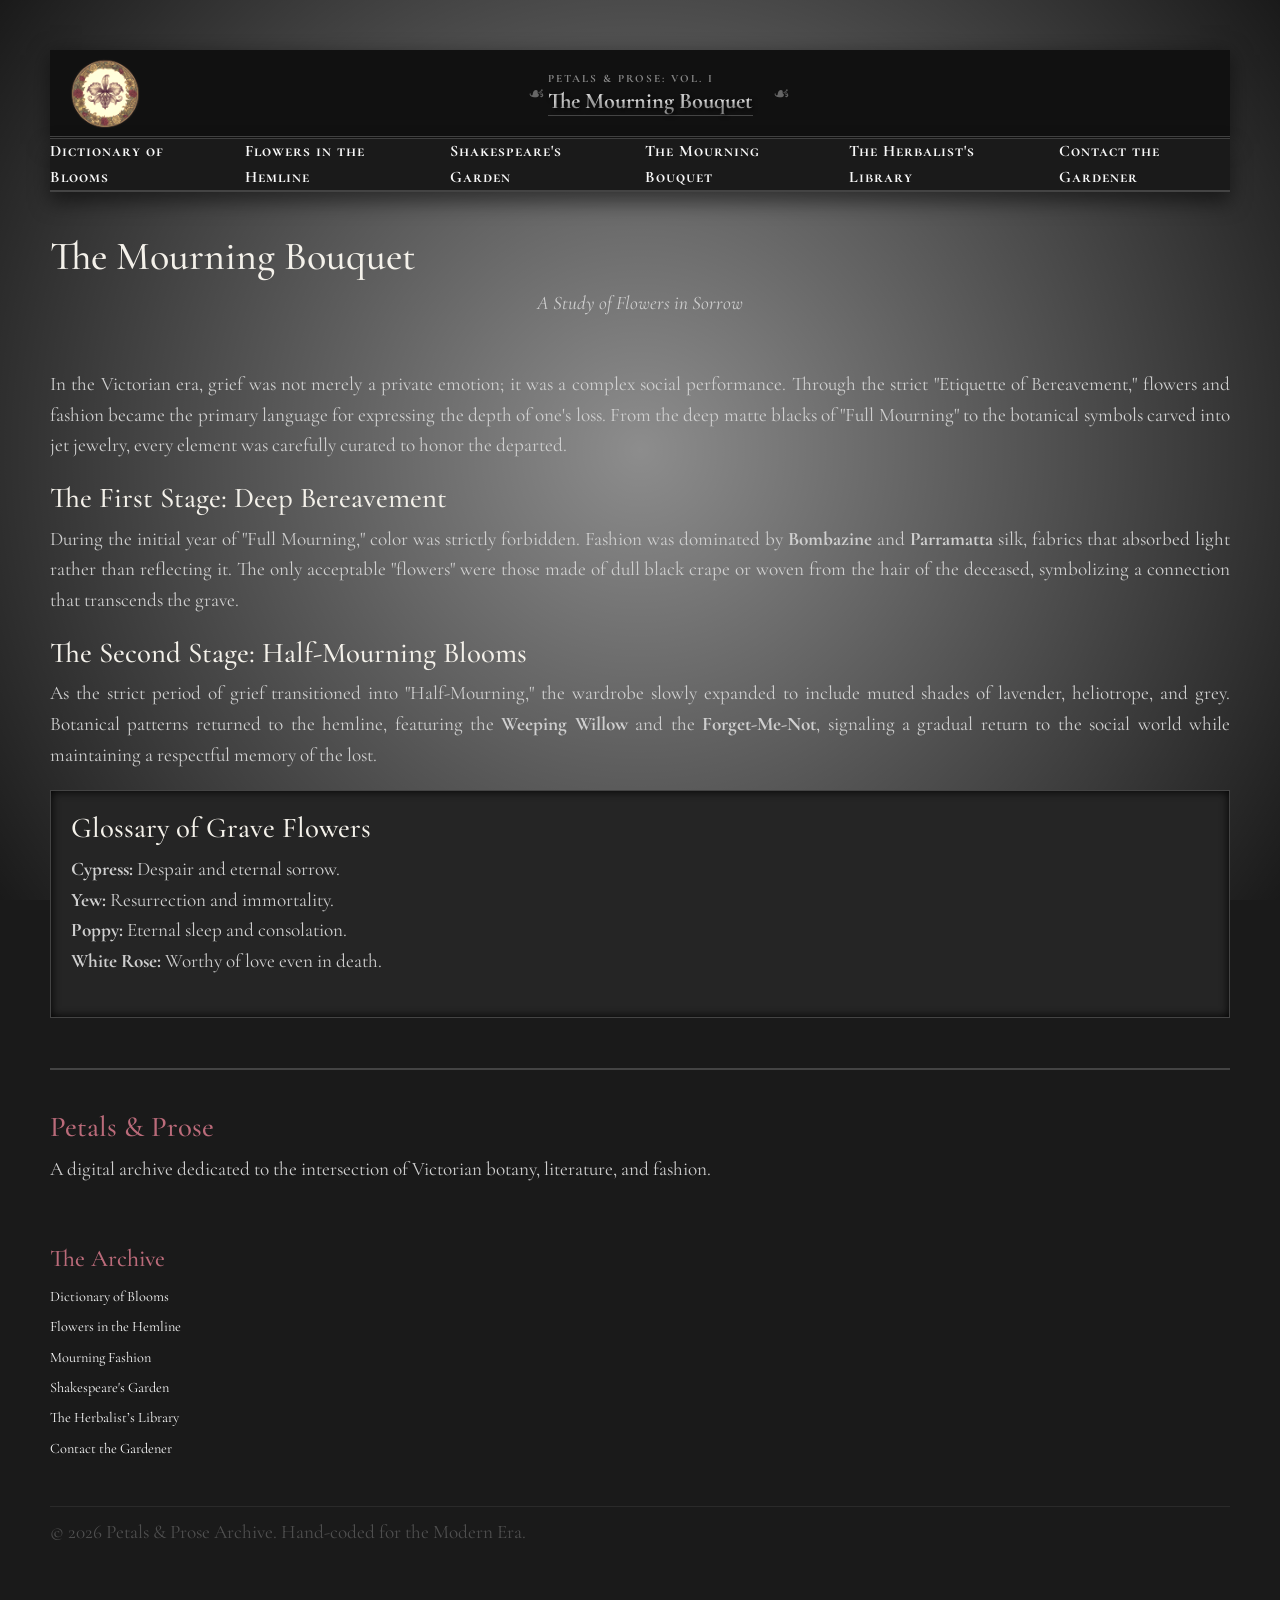
<file: pages/mourning.html>
<!DOCTYPE html>
<html lang="en">


<head>
  <meta charset="UTF-8">
  <meta name="viewport" content="width=device-width, initial-scale=1.0">
  <meta name="description"
    content="Explore the Victorian rituals of mourning through flowers — from the strict etiquette of deep bereavement to the symbolic blooms of half-mourning fashion.">
  <title>Mourning Bouquet | Petals & Prose</title>

  <link href="https://fonts.googleapis.com/css2?family=Cormorant+Garamond:ital,wght@0,400;0,700;1,400&display=swap"
    rel="stylesheet">

  <link rel="stylesheet" href="https://stackpath.bootstrapcdn.com/bootstrap/4.3.1/css/bootstrap.min.css"
    integrity="sha384-ggOyR0iXCbMQv3Xipma34MD+dH/1fQ784/j6cY/iJTQUOhcWr7x9JvoRxT2MZw1T" crossorigin="anonymous">

  <link rel="stylesheet" href="../css/style.css">

</head>

<body class="mourning-page">
  <!-- Header decorado + imagen de logo (con link al index)-->
  <header class="book-header">
    <div class="header-inner">
      <a href="../index.html">
        <img class="nav-logo" src="../img/weblogo.png"
          alt="Petals and Prose — a digital archive of Victorian floriography">
      </a>
      <span class="ornament"></span>
      <div class="title-group">
        <p class="series-title">Petals & Prose: Vol. I</p>
        <h1 class="main-title">The Mourning Bouquet</h1>
      </div>
      <span class="ornament"></span>
    </div>
  </header>

  <!-- Navegación -->

  <nav class="victorian-nav">
    <ul>
      <li><a href="./dictionary.html">Dictionary of Blooms</a> </li>
      <li><a href="./hemline.html">Flowers in the Hemline</a></li>
      <li><a href="./shakespeare.html">Shakespeare's Garden</a></li>
      <li><a href="./mourning.html">The Mourning Bouquet</a></li>
      <li><a href="./library.html">The Herbalist's Library</a></li>
      <li><a href="./contact.html">Contact the Gardener</a></li>
    </ul>
  </nav>

  <main>
    <section class="mourning-etiquette">
      <h2>The Mourning Bouquet</h2>
      <p class="subtitle">A Study of Flowers in Sorrow</p>

      <div class="intro-text">
        <p>
          In the Victorian era, grief was not merely a private emotion; it was a complex social performance.
          Through the strict "Etiquette of Bereavement," flowers and fashion became the primary language
          for expressing the depth of one's loss. From the deep matte blacks of "Full Mourning" to the
          botanical symbols carved into jet jewelry, every element was carefully curated to honor the departed.
        </p>
      </div>

      <article class="etiquette-phase">
        <h3>The First Stage: Deep Bereavement</h3>

        <div class="content-body">
          <p>
            During the initial year of "Full Mourning," color was strictly forbidden. Fashion was dominated by
            <strong>Bombazine</strong> and <strong>Parramatta</strong> silk, fabrics that absorbed light rather
            than reflecting it. The only acceptable "flowers" were those made of dull black crape or
            woven from the hair of the deceased, symbolizing a connection that transcends the grave.
          </p>
        </div>
      </article>

      <article class="etiquette-phase">
        <h3>The Second Stage: Half-Mourning Blooms</h3>

        <div class="content-body">
          <p>
            As the strict period of grief transitioned into "Half-Mourning," the wardrobe slowly expanded to
            include muted shades of lavender, heliotrope, and grey. Botanical patterns returned to the hemline,
            featuring the <strong>Weeping Willow</strong> and the <strong>Forget-Me-Not</strong>, signaling a
            gradual return to the social world while maintaining a respectful memory of the lost.
          </p>
        </div>
      </article>

      <aside class="floral-symbolism">
        <h3>Glossary of Grave Flowers</h3>
        <p>
          <strong>Cypress:</strong> Despair and eternal sorrow.<br>
          <strong>Yew:</strong> Resurrection and immortality.<br>
          <strong>Poppy:</strong> Eternal sleep and consolation.<br>
          <strong>White Rose:</strong> Worthy of love even in death.
        </p>
      </aside>
    </section>
  </main>
  <script src="https://code.jquery.com/jquery-3.3.1.slim.min.js"
    integrity="sha384-q8i/X+965DzO0rT7abK41JStQIAqVgRVzpbzo5smXKp4YfRvH+8abtTE1Pi6jizo"
    crossorigin="anonymous"></script>
  <script src="https://cdnjs.cloudflare.com/ajax/libs/popper.js/1.14.7/umd/popper.min.js"
    integrity="sha384-UO2eT0CpHqdSJQ6hJty5KVphtPhzWj9WO1clHTMGa3JDZwrnQq4sF86dIHNDz0W1"
    crossorigin="anonymous"></script>
  <script src="https://stackpath.bootstrapcdn.com/bootstrap/4.3.1/js/bootstrap.min.js"
    integrity="sha384-JjSmVgyd0p3pXB1rRibZUAYoIIy6OrQ6VrjIEaFf/nJGzIxFDsf4x0xIM+B07jRM"
    crossorigin="anonymous"></script>

  <footer class="site-footer">
    <div class="footer-container">

      <div class="footer-column about">
        <h3>Petals & Prose</h3>
        <p>A digital archive dedicated to the intersection of Victorian botany, literature, and fashion.</p>
      </div>

      <div class="footer-column links">
        <h4>The Archive</h4>
        <ul>
          <li><a href="./dictionary.html">Dictionary of Blooms</a></li>
          <li><a href="./hemline.html"> Flowers in the Hemline </a></li>
          <li><a href="./mourning.html">Mourning Fashion</a></li>
          <li><a href="./shakespeare.html">Shakespeare's Garden</a></li>
          <li><a href="./library.html">The Herbalist’s Library</a></li>
          <li><a href="./contact.html">Contact the Gardener</a></li>


        </ul>
      </div>
    </div>

    <div class="footer-bottom">
      <p>&copy; 2026 Petals & Prose Archive. Hand-coded for the Modern Era.</p>
    </div>
  </footer>
</body>

</html>
</file>
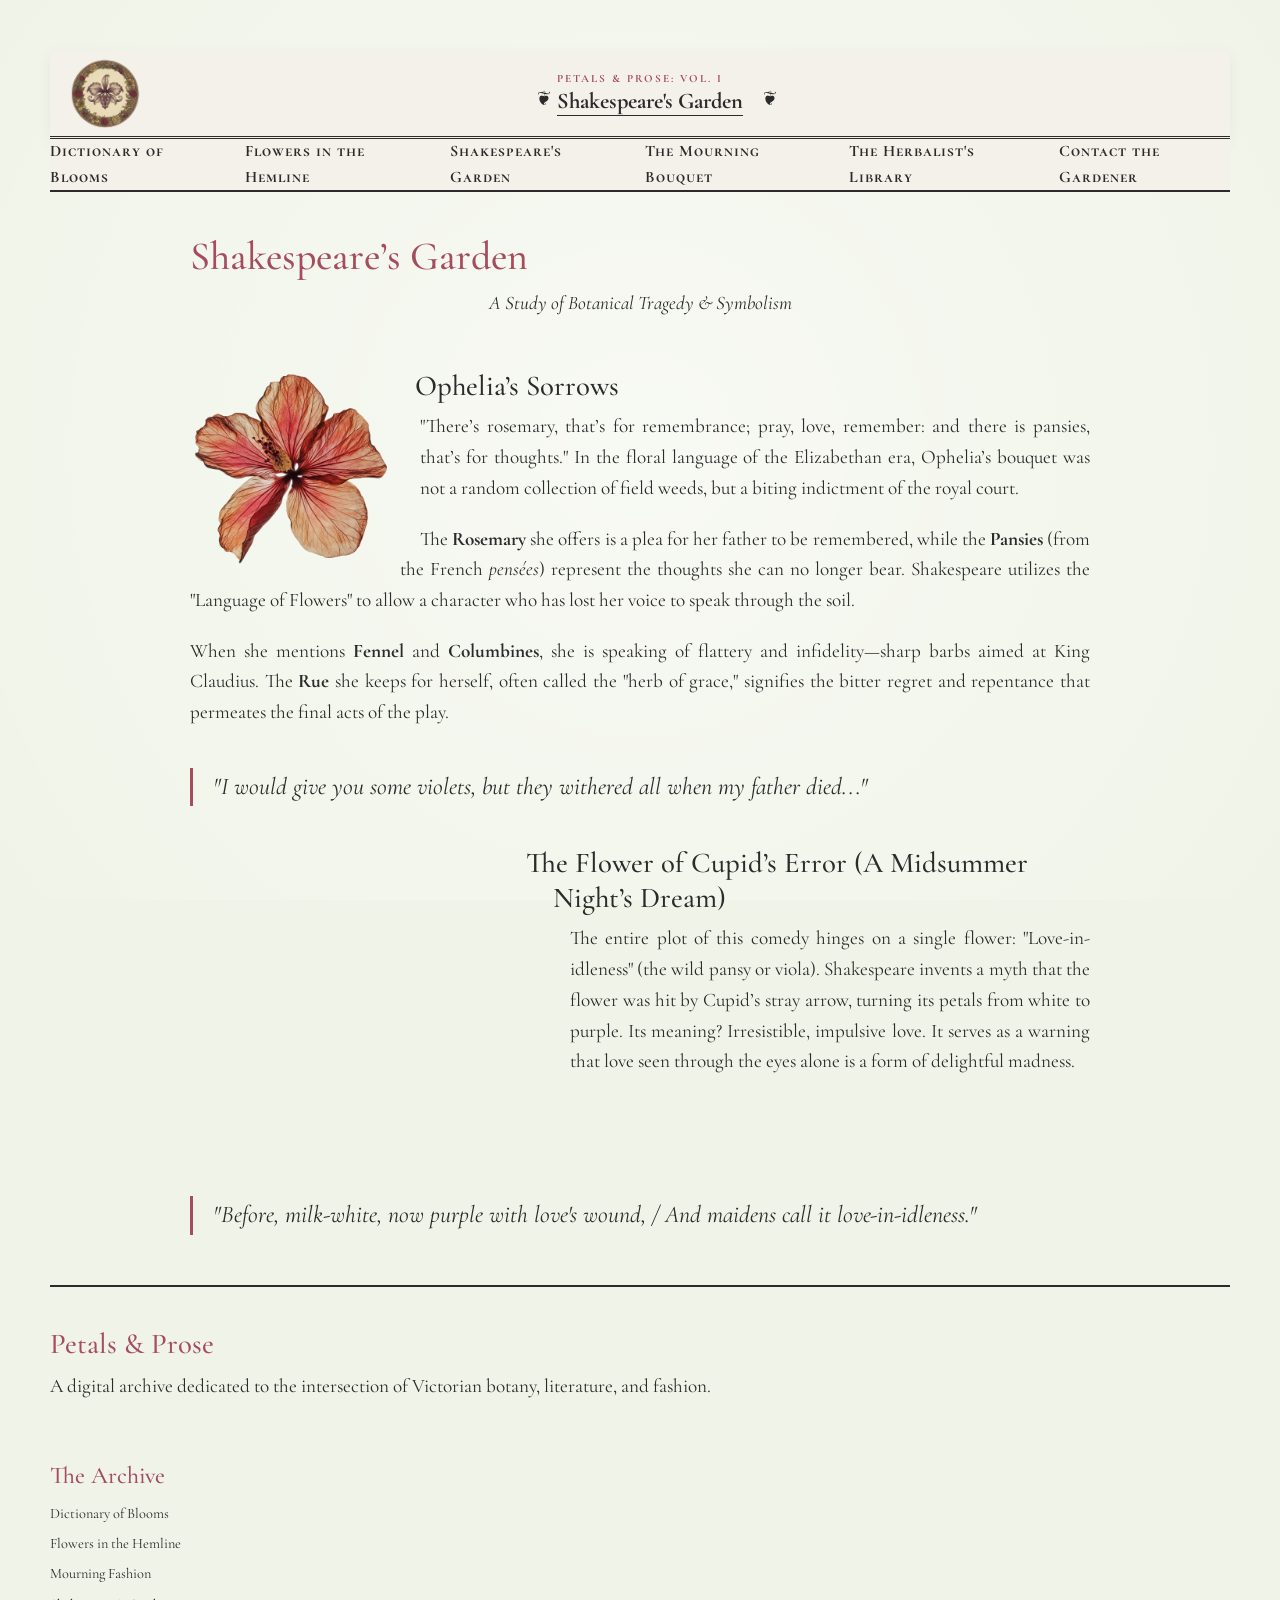
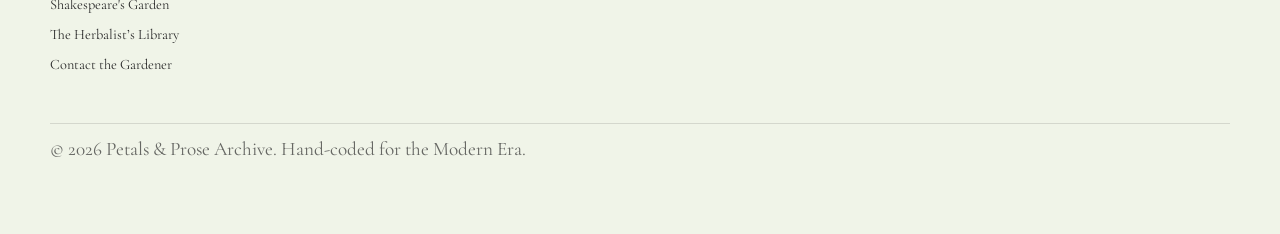
<file: pages/shakespeare.html>
<!DOCTYPE html>
<html lang="en">

<head>
    <meta charset="UTF-8">
    <meta name="viewport" content="width=device-width, initial-scale=1.0">
    <meta name="description"
        content="Explore how Shakespeare used flowers as symbols of love, grief, and betrayal from Ophelia's mourning bouquet in Hamlet to the enchanted pansy of A Midsummer Night's Dream.">
    <title>Shakespeare’s Garden | Petals & Prose</title>

    <link href="https://fonts.googleapis.com/css2?family=Cormorant+Garamond:ital,wght@0,400;0,700;1,400&display=swap"
        rel="stylesheet">

    <link rel="stylesheet" href="https://stackpath.bootstrapcdn.com/bootstrap/4.3.1/css/bootstrap.min.css"
        integrity="sha384-ggOyR0iXCbMQv3Xipma34MD+dH/1fQ784/j6cY/iJTQUOhcWr7x9JvoRxT2MZw1T" crossorigin="anonymous">

    <link rel="stylesheet" href="../css/style.css">
    <link href="https://unpkg.com/aos@2.3.1/dist/aos.css" rel="stylesheet">


</head>

<body class="page-shakespeare">
    <!-- Header decorado + imagen de logo (con link al index)-->
    <header class="book-header">
        <div class="header-inner">
            <a href="../index.html">
                <img src="../img/weblogo.png" alt="Petals and Prose — a digital archive of Victorian floriography"
                    class="nav-logo">
            </a>
            <span class="ornament"></span>
            <div class="title-group">
                <p class="series-title">Petals & Prose: Vol. I</p>
                <h1 class="main-title">Shakespeare's Garden</h1>
            </div>
            <span class="ornament"></span>
        </div>
    </header>

    <!-- Navegación -->

    <nav class="victorian-nav">
        <ul>
            <li><a href="./dictionary.html">Dictionary of Blooms</a> </li>
            <li><a href="./hemline.html">Flowers in the Hemline</a></li>
            <li><a href="./shakespeare.html">Shakespeare's Garden</a></li>
            <li><a href="./mourning.html">The Mourning Bouquet</a></li>
            <li><a href="./library.html">The Herbalist's Library</a></li>
            <li><a href="./contact.html">Contact the Gardener</a></li>
        </ul>
    </nav>
    <main class="garden-container">

        <h2>Shakespeare’s Garden</h2>
        <p class="subtitle">A Study of Botanical Tragedy & Symbolism</p>
        <section class="prose-section">
            <div class="floral-shape" data-aos="fade-up-right" role="img"
                aria-label="Decorative illustration of a dried hibiscus flower"></div>

            <h3>Ophelia’s Sorrows</h3>
            <p>
                "There’s rosemary, that’s for remembrance; pray, love, remember: and there is pansies, that’s for
                thoughts." In the floral language of the Elizabethan era, Ophelia’s bouquet was not a random collection
                of field weeds, but a biting indictment of the royal court.
            </p>
            <p>
                The <strong>Rosemary</strong> she offers is a plea for her father to be remembered, while the
                <strong>Pansies</strong> (from the French <i>pensées</i>) represent the thoughts she can no longer bear.
                Shakespeare utilizes the "Language of Flowers" to allow a character who has lost her voice to speak
                through the soil.
            </p>
            <p>
                When she mentions <strong>Fennel</strong> and <strong>Columbines</strong>, she is speaking of flattery
                and infidelity—sharp barbs aimed at King Claudius. The <strong>Rue</strong> she keeps for herself, often
                called the "herb of grace," signifies the bitter regret and repentance that permeates the final acts of
                the play.
            </p>
            <blockquote>
                "I would give you some violets, but they withered all when my father died..."
            </blockquote>
        </section>
        <section class="prose-section">
            <div class="floral-shape floral-shape--two" data-aos="fade-up-right" role="img"
                aria-label="Decorative illustration of a white pansy, the love-in-idleness flower"></div>

            <h3> The Flower of Cupid’s Error (A Midsummer Night’s Dream)</h3>
            <p>
                The entire plot of this comedy hinges on a single flower: "Love-in-idleness" (the wild pansy or viola).

                Shakespeare invents a myth that the flower was hit by Cupid’s stray arrow, turning its petals from white
                to purple. Its meaning? Irresistible, impulsive love. It serves as a warning that love seen through the
                eyes alone is a form of delightful madness.
            </p>
            <blockquote>
                "Before, milk-white, now purple with love's wound, / And maidens call it love-in-idleness."
            </blockquote>
        </section>
    </main>
    <script src="https://code.jquery.com/jquery-3.3.1.slim.min.js"
        integrity="sha384-q8i/X+965DzO0rT7abK41JStQIAqVgRVzpbzo5smXKp4YfRvH+8abtTE1Pi6jizo"
        crossorigin="anonymous"></script>
    <script src="https://cdnjs.cloudflare.com/ajax/libs/popper.js/1.14.7/umd/popper.min.js"
        integrity="sha384-UO2eT0CpHqdSJQ6hJty5KVphtPhzWj9WO1clHTMGa3JDZwrnQq4sF86dIHNDz0W1"
        crossorigin="anonymous"></script>
    <script src="https://stackpath.bootstrapcdn.com/bootstrap/4.3.1/js/bootstrap.min.js"
        integrity="sha384-JjSmVgyd0p3pXB1rRibZUAYoIIy6OrQ6VrjIEaFf/nJGzIxFDsf4x0xIM+B07jRM"
        crossorigin="anonymous"></script>
    <script src="https://unpkg.com/aos@2.3.1/dist/aos.js"></script>
    <script>
        AOS.init();
    </script>

    <footer class="site-footer">
        <div class="footer-container">

            <div class="footer-column about">
                <h3>Petals & Prose</h3>
                <p>A digital archive dedicated to the intersection of Victorian botany, literature, and fashion.</p>
            </div>

            <div class="footer-column links">
                <h4>The Archive</h4>
                <ul>
                    <li><a href="./dictionary.html">Dictionary of Blooms</a></li>
                    <li><a href="./hemline.html"> Flowers in the Hemline </a></li>
                    <li><a href="./mourning.html">Mourning Fashion</a></li>
                    <li><a href="./shakespeare.html">Shakespeare's Garden</a></li>
                    <li><a href="./library.html">The Herbalist’s Library</a></li>
                    <li><a href="./contact.html">Contact the Gardener</a></li>


                </ul>
            </div>
        </div>

        <div class="footer-bottom">
            <p>&copy; 2026 Petals & Prose Archive. Hand-coded for the Modern Era.</p>
        </div>
    </footer>
</body>

</html>
</file>
<file: css/style.css>
@charset "UTF-8";
.page-dictionary {
  background-color: #f4f0e8;
}

.page-shakespeare {
  background-color: #f0f4e8;
}

.page-hemline {
  background-color: #f4ece8;
}

.page-library {
  background-color: #e8f0f4;
}

.page-contact {
  background-color: #f4e8f0;
}

@keyframes fadeIn {
  from {
    opacity: 0;
    transform: translateY(12px);
  }
  to {
    opacity: 1;
    transform: translateY(0);
  }
}
*,
*::before,
*::after {
  box-sizing: border-box;
}

body {
  background-color: #f4f1ea;
  background-image: radial-gradient(circle, rgba(255, 255, 255, 0.5) 0%, rgba(0, 0, 0, 0) 100%);
  background-attachment: fixed;
  color: #2b2b2b;
  font-family: "Cormorant Garamond", serif;
  line-height: 1.6;
  margin: 0;
  padding: clamp(20px, 5vw, 50px);
}
@media (max-width: 768px) {
  body {
    padding: 10px;
  }
}

h1 {
  font-size: 4rem;
  text-align: center;
  border-bottom: 1px solid #2b2b2b;
  margin-bottom: 10px;
  animation: fadeIn 0.7s ease 0s both;
}
@media (max-width: 768px) {
  h1 {
    font-size: 2.5rem;
  }
}
@media (max-width: 480px) {
  h1 {
    font-size: 2rem;
  }
}

h2 {
  font-size: 2.5rem;
  color: #a64d5d;
}
@media (max-width: 768px) {
  h2 {
    font-size: 1.8rem;
  }
}

h3 {
  font-size: 1.8rem;
}

p {
  font-size: 1.2rem;
  margin-bottom: 20px;
  text-align: justify;
}
@media (max-width: 480px) {
  p {
    font-size: 1rem;
  }
}

blockquote {
  clear: left;
  font-style: italic;
  border-left: 3px solid #a64d5d;
  padding-left: 20px;
  margin: 40px 0;
  font-size: 1.5rem;
  transition: border-color 0.3s ease, padding-left 0.3s ease;
}
blockquote:hover {
  border-left-color: rgb(131.1604938272, 60.8395061728, 73.4814814815);
  padding-left: 26px;
}
@media (max-width: 480px) {
  blockquote {
    font-size: 1.1rem;
  }
}

.subtitle {
  text-align: center;
  font-style: italic;
  margin-bottom: 50px;
  animation: fadeIn 0.7s ease 0.2s both;
}

.garden-container {
  max-width: 900px;
  margin: 0 auto;
}

.book-header {
  background-color: #f4f1ea;
  padding: 8px 0;
  border-bottom: 3px double #2b2b2b;
  box-shadow: 0 5px 15px rgba(0, 0, 0, 0.05);
}

.header-inner {
  display: grid;
  grid-template-columns: 1fr auto auto 1fr;
  align-items: center;
  margin: 0 auto;
  padding: 0 20px;
  column-gap: 20px;
}
@media (max-width: 768px) {
  .header-inner {
    grid-template-columns: 1fr;
    justify-items: center;
    row-gap: 10px;
  }
}

.title-group {
  text-align: center;
  grid-column: 3;
}
@media (max-width: 768px) {
  .title-group {
    grid-column: 1;
  }
}

.nav-logo {
  height: 70px;
  width: auto;
  align-self: center;
  margin-right: 20px;
  grid-column: 2;
  transition: transform 0.3s ease, opacity 0.3s ease;
}
.nav-logo:hover {
  transform: scale(1.05);
  opacity: 0.85;
}
@media (max-width: 768px) {
  .nav-logo {
    grid-column: 1;
    margin-right: 0;
  }
}

.series-title {
  font-size: 0.7rem;
  text-transform: uppercase;
  letter-spacing: 2px;
  margin: 0;
  color: #a64d5d;
  font-weight: bold;
}

.main-title {
  font-size: 1.4rem;
  margin: 0;
  font-family: "Cormorant Garamond", serif;
  font-weight: 700;
}

.ornament {
  height: 0px;
  background-color: #2b2b2b;
  position: relative;
}
.ornament::before {
  content: "❦";
  position: absolute;
  top: -10px;
  font-size: 1.2rem;
}
@media (max-width: 768px) {
  .ornament {
    display: none;
  }
}

.header-inner .ornament:first-child {
  grid-column: 1;
}

.header-inner .ornament:last-child {
  grid-column: 4;
}

.site-footer {
  margin-top: 50px;
  border-top: 2px double #2b2b2b;
  padding-top: 40px;
  font-size: 0.95rem;
}

.footer-container {
  display: flex;
  flex-direction: column;
  gap: 40px;
  flex-wrap: wrap;
}
@media (max-width: 768px) {
  .footer-container {
    flex-direction: column;
    gap: 20px;
  }
}

.footer-column {
  flex: 1;
}
.footer-column h3,
.footer-column h4 {
  color: #a64d5d;
  margin-bottom: 10px;
}
.footer-column ul {
  list-style: none;
  padding: 0;
  margin: 0;
}
.footer-column ul li {
  margin-bottom: 6px;
}
.footer-column ul a {
  color: #2b2b2b;
  text-decoration: none;
  transition: color 0.3s ease;
}
.footer-column ul a:hover {
  color: #a64d5d;
  border-bottom: 1px solid #a64d5d;
}
.footer-column ul a {
  font-size: 0.9rem;
}

.footer-bottom {
  margin-top: 40px;
  border-top: 1px solid rgba(43, 43, 43, 0.2);
  padding-top: 10px;
  text-align: center;
  font-size: 0.8rem;
  opacity: 0.7;
}

.victorian-nav {
  position: sticky;
  top: 0;
  background-color: #f4f1ea;
  z-index: 100;
  border-bottom: 2px double #2b2b2b;
  margin-bottom: 40px;
}
.victorian-nav ul {
  list-style: none;
  display: flex;
  align-items: center;
  justify-content: center;
  flex-direction: row;
  gap: 30px;
  padding: 0;
  margin: 0;
}
@media (max-width: 768px) {
  .victorian-nav ul {
    flex-direction: column;
    gap: 10px;
    padding: 10px 0;
  }
}
.victorian-nav a {
  color: #2b2b2b;
  text-decoration: none;
  transition: color 0.3s ease;
}
.victorian-nav a:hover {
  color: #a64d5d;
  border-bottom: 1px solid #a64d5d;
}
.victorian-nav a {
  font-variant: small-caps;
  font-weight: bold;
  letter-spacing: 1px;
  padding: 4px 0;
}

.card .card-text {
  font-size: 1.2rem;
  line-height: 1.6;
}

.card .card-title {
  font-family: "Cormorant Garamond", serif;
  color: #a64d5d;
}

.card {
  border: 1px solid rgba(43, 43, 43, 0.15);
  transition: transform 0.3s ease, box-shadow 0.3s ease;
}
.card:hover {
  transform: translateY(-4px);
  box-shadow: 0 8px 20px rgba(0, 0, 0, 0.15);
}
.card .card-img-top {
  transition: transform 0.4s ease;
}
.card:hover .card-img-top {
  transform: scale(1.03);
}

.floral-shape {
  float: left;
  width: 200px;
  height: 200px;
  margin-right: 30px;
  background-image: url("../img/flower1.png");
  background-size: contain;
  background-repeat: no-repeat;
  shape-outside: circle(50%);
  display: block;
  shape-margin: 20px;
}
@media (max-width: 768px) {
  .floral-shape {
    float: none;
    width: 100%;
    height: 200px;
    margin: 0 0 20px 0;
  }
}

.floral-shape--two {
  background-image: url("../img/whitepansy.png");
  width: 350px;
  height: 350px;
}

body.mourning-page h1,
body.mourning-page h2,
body.mourning-page h3 {
  color: #f4f1ea;
  border-color: #444;
}

body.mourning-page {
  background-color: #1a1a1a;
  color: #cfcfcf;
  transition: background-color 0.5s ease;
}
body.mourning-page .victorian-nav {
  background-color: #1a1a1a;
  border-color: #444;
  box-shadow: 0 10px 20px rgba(0, 0, 0, 0.5);
}
body.mourning-page .victorian-nav a {
  color: #cfcfcf;
  text-decoration: none;
  transition: color 0.3s ease;
}
body.mourning-page .victorian-nav a:hover {
  color: #a64d5d;
  border-bottom: 1px solid #a64d5d;
}
body.mourning-page .victorian-nav a:hover {
  filter: brightness(1.2);
}
body.mourning-page a {
  color: #a64d5d;
  filter: brightness(1.2);
  transition: filter 0.3s ease;
}
body.mourning-page a:hover {
  filter: brightness(1.5);
}
body.mourning-page aside {
  background-color: #252525;
  border: 1px solid #444;
  padding: 20px;
  box-shadow: inset 0 0 10px #000;
  transition: box-shadow 0.3s ease;
}
body.mourning-page aside:hover {
  box-shadow: inset 0 0 10px #000, 0 0 15px rgba(166, 77, 93, 0.1);
}
body.mourning-page .book-header {
  background-color: #111111;
  border-bottom: 3px double #444;
  box-shadow: 0 5px 20px rgba(0, 0, 0, 0.5);
}
body.mourning-page .series-title {
  color: #888;
}
body.mourning-page .main-title {
  color: #e0e0e0;
  text-shadow: 2px 2px 4px rgba(0, 0, 0, 0.8);
  background: linear-gradient(to bottom, #cfcfcf 0%, #ffffff 50%, #999999 100%);
  -webkit-background-clip: text;
  -webkit-text-fill-color: transparent;
  display: inline-block;
}
body.mourning-page .ornament {
  background-color: #444;
}
body.mourning-page .ornament::before {
  content: "☙";
  color: #666;
  top: -14px;
}
body.mourning-page .site-footer {
  border-top-color: #444;
}
body.mourning-page .footer-column h3,
body.mourning-page .footer-column h4 {
  color: rgb(186.5555555556, 107.4444444444, 121.6666666667);
}
body.mourning-page .footer-column ul a {
  color: #cfcfcf;
  text-decoration: none;
  transition: color 0.3s ease;
}
body.mourning-page .footer-column ul a:hover {
  color: #a64d5d;
  border-bottom: 1px solid #a64d5d;
}
body.mourning-page .footer-bottom {
  border-top-color: rgba(255, 255, 255, 0.1);
  color: #666;
}

/*# sourceMappingURL=style.css.map */
</file>
